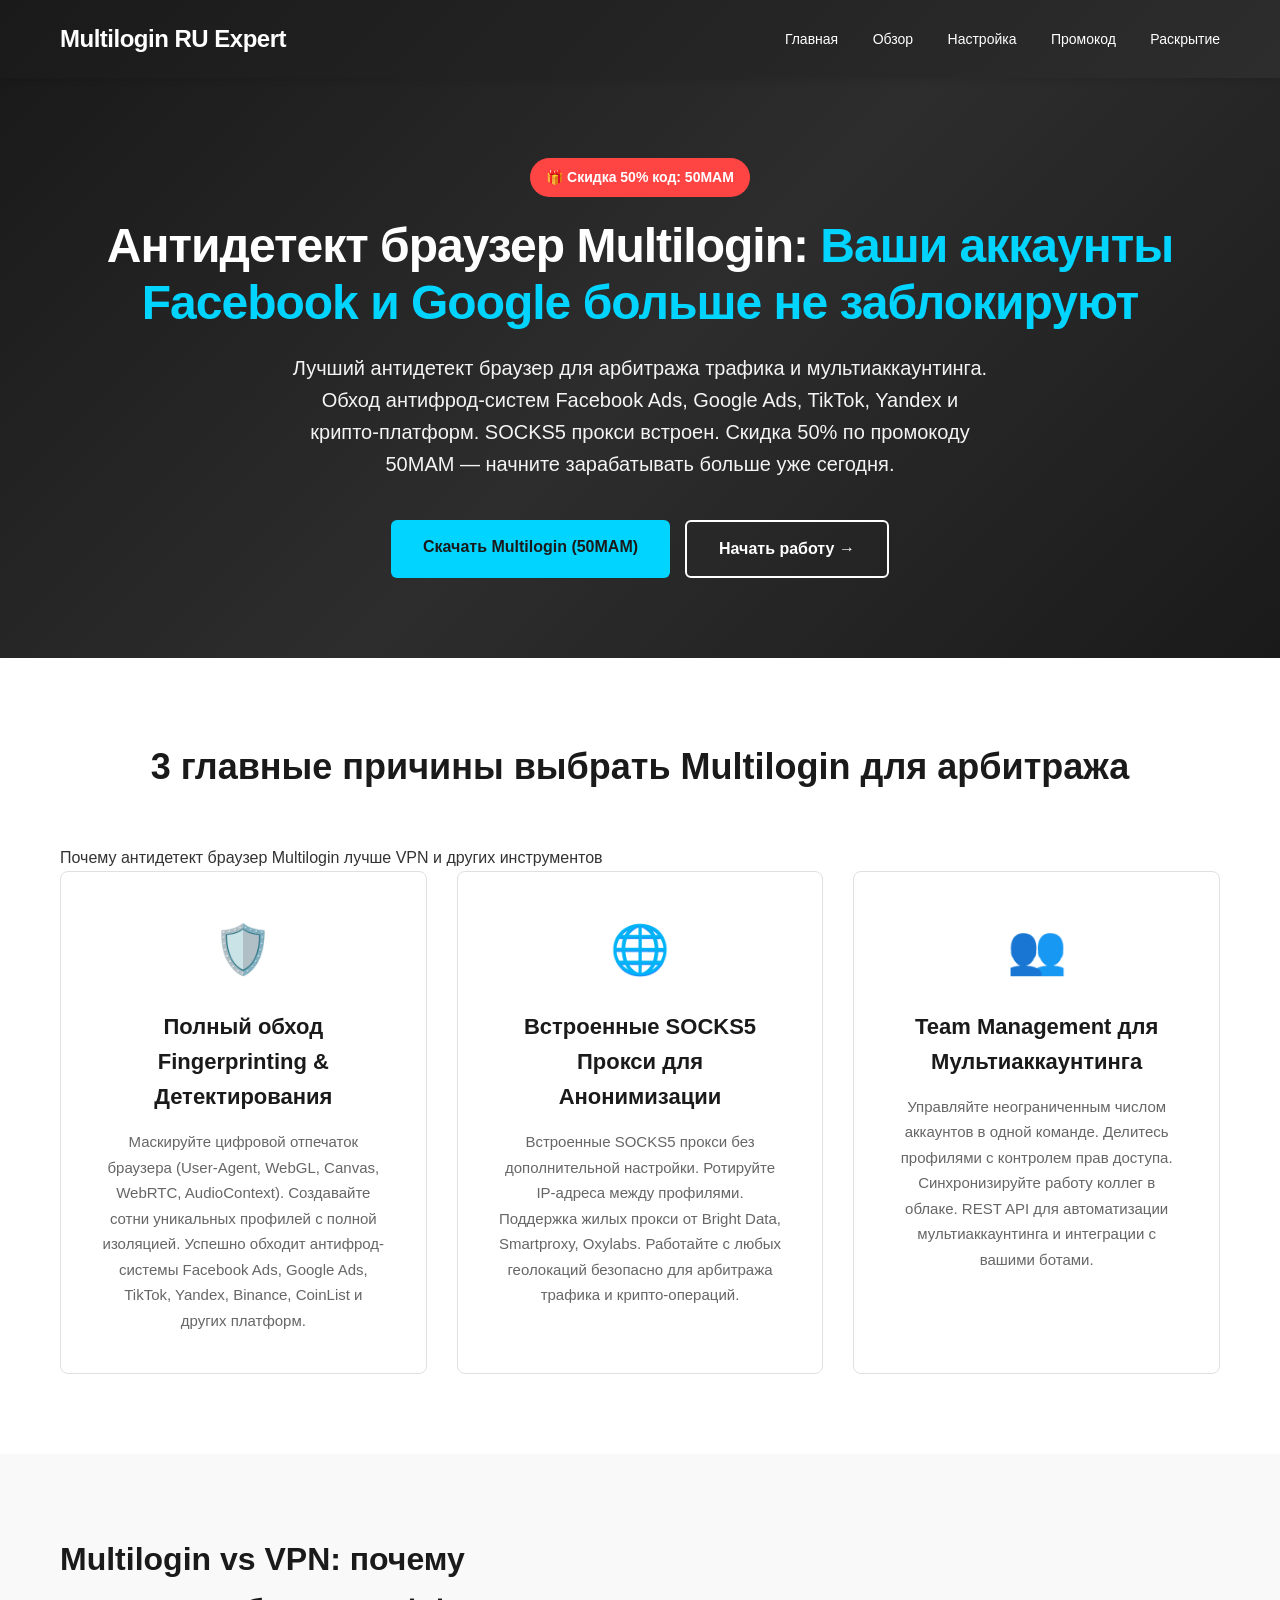
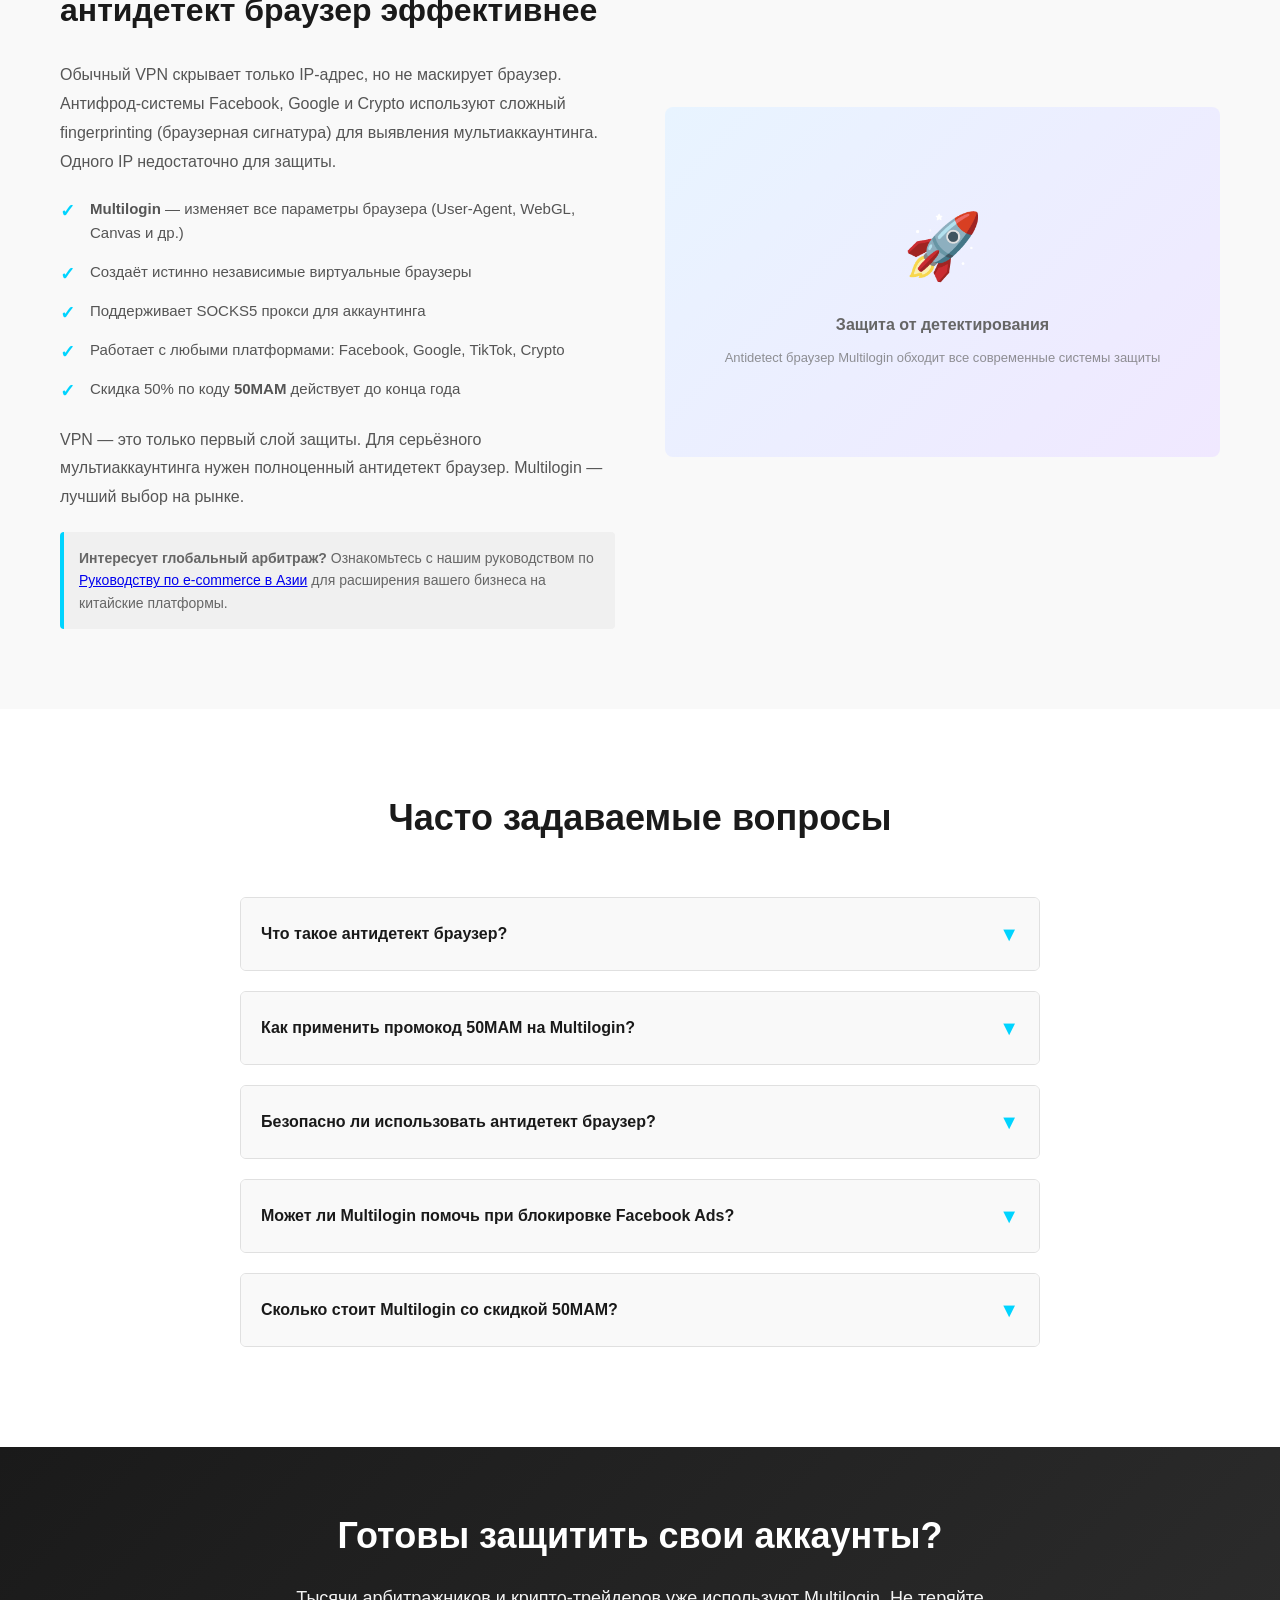
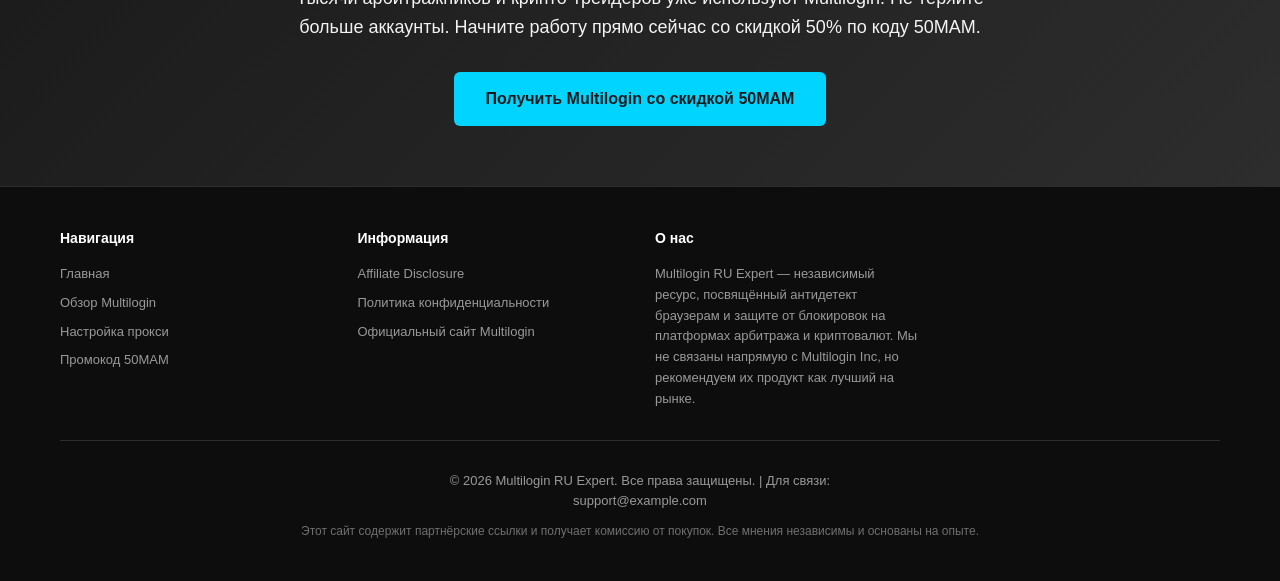
<file: index.html>
<!DOCTYPE html>
<html lang="ru-RU">
<head>
    <meta charset="UTF-8">
    <meta name="viewport" content="width=device-width, initial-scale=1.0">
    
    <!-- SEO Meta Tags -->
    <title>Антидетект браузер Multilogin 2026: Обход Facebook Ads, Google Ads, Крипто | Промокод 50MAM</title>
    <meta name="description" content="✓ Лучший антидетект браузер для арбитража трафика и мультиаккаунтинга. Обход антифрод Facebook, Google, TikTok, Crypto. SOCKS5 прокси встроен. Скидка 50% промокод 50MAM.">
    <meta name="keywords" content="антидетект браузер, арбитраж трафика, мультиаккаунтинг, обход блокировок, Multilogin, bypass ban, antidetect browser, обход антифрода, SOCKS5 прокси, мультилогин, промокод 50MAM">
    <meta name="author" content="Multilogin RU Expert">
    <meta name="theme-color" content="#1a1a1a">
    <meta name="viewport" content="width=device-width, initial-scale=1.0">
    <meta property="og:title" content="Антидетект браузер Multilogin: Полная защита от блокировок Facebook & Google | 50MAM">
    <meta property="og:description" content="Профессиональный антидетект браузер для арбитражников. Обход антифрод-систем, мультиаккаунтинг, SOCKS5. Скидка 50% по коду 50MAM.">
    <meta property="og:type" content="website">
    <meta property="og:image" content="https://multilogin-ru-expert.github.io/assets/images/multilogin-ru-coupon-50mam-arbitrage.webp">
    <meta property="og:url" content="https://multilogin-ru-expert.github.io/">
    <meta name="twitter:card" content="summary_large_image">
    <meta name="twitter:title" content="Антидетект браузер Multilogin: Арбитраж & Крипта">
    <meta name="twitter:description" content="Скидка 50% код 50MAM на антидетект браузер для мультиаккаунтинга">
    <meta name="twitter:image" content="https://multilogin-ru-expert.github.io/assets/images/multilogin-ru-coupon-50mam-arbitrage.webp">
    <meta name="robots" content="index, follow, max-image-preview:large, max-snippet:-1, max-video-preview:-1">
    <meta name="language" content="Russian">
    <meta name="revisit-after" content="7 days">
    
    <!-- Canonical -->
    <link rel="canonical" href="https://multilogin-ru-expert.github.io/">
    <link rel="alternate" hreflang="ru" href="https://multilogin-ru-expert.github.io/">
    
    <!-- Preload critical resources -->
    <link rel="preload" as="style" href="/assets/styles.css">
    <link rel="preload" as="script" href="/assets/site.js">
    
    <!-- Schema Markup: Breadcrumb -->
    <script type="application/ld+json">
    {
      "@context": "https://schema.org",
      "@type": "BreadcrumbList",
      "itemListElement": [
        {
          "@type": "ListItem",
          "position": 1,
          "name": "Главная",
          "item": "https://multilogin-ru-expert.github.io/"
        }
      ]
    }
    </script>
    
    <!-- Schema Markup: Organization -->
    <script type="application/ld+json">
    {
      "@context": "https://schema.org",
      "@type": "Organization",
      "name": "Multilogin RU Expert",
      "url": "https://multilogin-ru-expert.github.io/",
      "logo": "https://multilogin-ru-expert.github.io/assets/images/multilogin-ru-coupon-50mam-arbitrage.webp",
      "description": "Профессиональный антидетект браузер для арбитража трафика и мультиаккаунтинга",
      "sameAs": ["https://multilogin.com/ru-ru/"],
      "contactPoint": {
        "@type": "ContactPoint",
        "contactType": "Customer Support",
        "email": "support@example.com"
      }
    }
    </script>
    
    <!-- Schema Markup: FAQPage -->
    <script type="application/ld+json">
    {
      "@context": "https://schema.org",
      "@type": "FAQPage",
      "mainEntity": [
        {
          "@type": "Question",
          "name": "Что такое антидетект браузер?",
          "acceptedAnswer": {
            "@type": "Answer",
            "text": "Антидетект браузер — это специализированное ПО, которое маскирует цифровой отпечаток вашего браузера. Он позволяет создавать несколько виртуальных профилей с уникальными данными о браузере, операционной системе, IP-адресе и геолокации. Это критически важно для арбитражников и тех, кто работает с мультиаккаунтингом на платформах Facebook Ads, Google Ads и крипто-сервисах, чтобы избежать блокировки аккаунтов."
          }
        },
        {
          "@type": "Question",
          "name": "Как применить промокод 50MAM на Multilogin?",
          "acceptedAnswer": {
            "@type": "Answer",
            "text": "Для получения скидки 50% по коду 50MAM: 1) Перейдите на сайт Multilogin через нашу реферальную ссылку; 2) Зарегистрируйтесь или войдите в аккаунт; 3) В разделе биллинга или при выборе плана введите промокод 50MAM; 4) Скидка будет применена автоматически. Код действует для всех тарифов и позволяет экономить до 50% на подписке."
          }
        }
      ]
    }
    </script>
    
    <!-- Schema Markup: WebApplication -->
    <script type="application/ld+json">
    {
      "@context": "https://schema.org",
      "@type": "WebApplication",
      "name": "Multilogin",
      "description": "Профессиональный антидетект браузер для мультиаккаунтинга",
      "url": "https://multilogin.com/ru-ru/",
      "applicationCategory": "BrowserApplication",
      "offers": {
        "@type": "Offer",
        "priceCurrency": "USD",
        "price": "49.50",
        "priceValidUntil": "2026-12-31",
        "description": "Business Plan со скидкой 50% по коду 50MAM"
      },
      "review": {
        "@type": "Review",
        "reviewRating": {
          "@type": "Rating",
          "ratingValue": "4.9",
          "bestRating": "5",
          "worstRating": "1"
        },
        "author": {
          "@type": "Organization",
          "name": "Multilogin RU Expert"
        }
      }
    }
    </script>
    
    <!-- CSS Styles -->
    <link rel=\"stylesheet\" href=\"/assets/styles.css\">
    <style>
        * {
            margin: 0;
            padding: 0;
            box-sizing: border-box;
        }

        html {
            scroll-behavior: smooth;
        }

        body {
            font-family: -apple-system, BlinkMacSystemFont, 'Segoe UI', Roboto, Oxygen, Ubuntu, Cantarell, sans-serif;
            line-height: 1.6;
            color: #333;
            background-color: #f9f9f9;
        }

        .container {
            max-width: 1200px;
            margin: 0 auto;
            padding: 0 20px;
        }

        /* Header */
        header {
            background: linear-gradient(135deg, #1a1a1a 0%, #2d2d2d 100%);
            color: white;
            padding: 20px 0;
            position: sticky;
            top: 0;
            z-index: 100;
            box-shadow: 0 2px 8px rgba(0,0,0,0.1);
        }

        header .container {
            display: flex;
            justify-content: space-between;
            align-items: center;
        }

        .logo {
            font-size: 24px;
            font-weight: 700;
            letter-spacing: -0.5px;
        }

        nav a {
            color: white;
            text-decoration: none;
            margin-left: 30px;
            transition: color 0.3s ease;
            font-size: 14px;
        }

        nav a:hover {
            color: #00d4ff;
        }

        /* Hero Section */
        .hero {
            background: linear-gradient(135deg, #1a1a1a 0%, #2d2d2d 50%, #1a1a1a 100%);
            color: white;
            padding: 80px 0;
            text-align: center;
        }

        .hero h1 {
            font-size: 48px;
            font-weight: 700;
            line-height: 1.2;
            margin-bottom: 20px;
            letter-spacing: -1px;
        }

        .hero h1 .highlight {
            color: #00d4ff;
        }

        .hero p {
            font-size: 20px;
            margin-bottom: 30px;
            max-width: 700px;
            margin-left: auto;
            margin-right: auto;
            opacity: 0.95;
        }

        .promo-badge {
            display: inline-block;
            background-color: #ff4444;
            color: white;
            padding: 8px 16px;
            border-radius: 24px;
            font-weight: 600;
            margin-bottom: 20px;
            font-size: 14px;
        }

        .cta-buttons {
            display: flex;
            gap: 15px;
            justify-content: center;
            flex-wrap: wrap;
            margin-top: 40px;
        }

        .btn {
            padding: 14px 32px;
            font-size: 16px;
            font-weight: 600;
            border: none;
            border-radius: 6px;
            cursor: pointer;
            text-decoration: none;
            display: inline-block;
            transition: all 0.3s ease;
            text-align: center;
        }

        .btn-primary {
            background-color: #00d4ff;
            color: #1a1a1a;
        }

        .btn-primary:hover {
            background-color: #00b8d4;
            transform: translateY(-2px);
            box-shadow: 0 8px 20px rgba(0, 212, 255, 0.3);
        }

        .btn-secondary {
            background-color: transparent;
            color: white;
            border: 2px solid white;
        }

        .btn-secondary:hover {
            background-color: white;
            color: #1a1a1a;
            transform: translateY(-2px);
        }

        /* Benefits Cards */
        .benefits {
            padding: 80px 0;
            background-color: white;
        }

        .section-title {
            font-size: 36px;
            font-weight: 700;
            text-align: center;
            margin-bottom: 50px;
            color: #1a1a1a;
        }

        .cards-grid {
            display: grid;
            grid-template-columns: repeat(auto-fit, minmax(300px, 1fr));
            gap: 30px;
        }

        .card {
            background: white;
            border: 1px solid #e0e0e0;
            border-radius: 8px;
            padding: 40px;
            transition: all 0.3s ease;
            text-align: center;
        }

        .card:hover {
            box-shadow: 0 12px 30px rgba(0,0,0,0.1);
            transform: translateY(-5px);
            border-color: #00d4ff;
        }

        .card-icon {
            font-size: 48px;
            margin-bottom: 20px;
        }

        .card h3 {
            font-size: 22px;
            font-weight: 600;
            margin-bottom: 15px;
            color: #1a1a1a;
        }

        .card p {
            color: #666;
            font-size: 15px;
            line-height: 1.7;
        }

        /* Split Section */
        .split-section {
            padding: 80px 0;
            background-color: #f9f9f9;
        }

        .split-content {
            display: grid;
            grid-template-columns: 1fr 1fr;
            gap: 50px;
            align-items: center;
        }

        .split-text h2 {
            font-size: 32px;
            font-weight: 700;
            margin-bottom: 25px;
            color: #1a1a1a;
        }

        .split-text p {
            font-size: 16px;
            color: #555;
            margin-bottom: 20px;
            line-height: 1.8;
        }

        .split-text ul {
            list-style: none;
            margin-bottom: 25px;
        }

        .split-text li {
            padding-left: 30px;
            margin-bottom: 15px;
            position: relative;
            color: #555;
            font-size: 15px;
        }

        .split-text li:before {
            content: "✓";
            position: absolute;
            left: 0;
            color: #00d4ff;
            font-weight: bold;
            font-size: 18px;
        }

        .split-image {
            background: linear-gradient(135deg, #e8f4ff 0%, #f0e8ff 100%);
            border-radius: 8px;
            padding: 40px;
            display: flex;
            align-items: center;
            justify-content: center;
            min-height: 350px;
        }

        .split-image img {
            max-width: 100%;
            height: auto;
        }

        .backlink-mention {
            background-color: #f0f0f0;
            padding: 15px;
            border-left: 4px solid #00d4ff;
            border-radius: 4px;
            margin-top: 20px;
            font-size: 14px;
            color: #666;
        }

        /* FAQ Section */
        .faq-section {
            padding: 80px 0;
            background-color: white;
        }

        .faq-container {
            max-width: 800px;
            margin: 0 auto;
        }

        .faq-item {
            margin-bottom: 20px;
            border: 1px solid #e0e0e0;
            border-radius: 6px;
            overflow: hidden;
        }

        .faq-question {
            background-color: #f9f9f9;
            padding: 20px;
            cursor: pointer;
            display: flex;
            justify-content: space-between;
            align-items: center;
            font-weight: 600;
            color: #1a1a1a;
            transition: background-color 0.3s ease;
            user-select: none;
        }

        .faq-question:hover {
            background-color: #f0f0f0;
        }

        .faq-question.active {
            background-color: #e8f4ff;
        }

        .faq-toggle {
            font-size: 20px;
            color: #00d4ff;
            transition: transform 0.3s ease;
        }

        .faq-question.active .faq-toggle {
            transform: rotate(180deg);
        }

        .faq-answer {
            padding: 0;
            max-height: 0;
            overflow: hidden;
            transition: max-height 0.3s ease, padding 0.3s ease;
            background-color: white;
        }

        .faq-answer.active {
            padding: 20px;
            max-height: 500px;
        }

        .faq-answer p {
            color: #555;
            font-size: 15px;
            line-height: 1.8;
        }

        /* CTA Section */
        .final-cta {
            background: linear-gradient(135deg, #1a1a1a 0%, #2d2d2d 100%);
            color: white;
            padding: 60px 0;
            text-align: center;
        }

        .final-cta h2 {
            font-size: 36px;
            margin-bottom: 20px;
            font-weight: 700;
        }

        .final-cta p {
            font-size: 18px;
            margin-bottom: 30px;
            opacity: 0.95;
            max-width: 700px;
            margin-left: auto;
            margin-right: auto;
        }

        /* Footer */
        footer {
            background-color: #0d0d0d;
            color: #999;
            padding: 40px 0;
            font-size: 13px;
            border-top: 1px solid #2d2d2d;
        }

        footer .container {
            display: grid;
            grid-template-columns: repeat(auto-fit, minmax(250px, 1fr));
            gap: 30px;
        }

        footer h4 {
            color: white;
            font-size: 14px;
            margin-bottom: 15px;
            font-weight: 600;
        }

        footer a {
            color: #999;
            text-decoration: none;
            transition: color 0.3s ease;
            display: block;
            margin-bottom: 8px;
        }

        footer a:hover {
            color: #00d4ff;
        }

        footer .footer-bottom {
            grid-column: 1 / -1;
            border-top: 1px solid #2d2d2d;
            padding-top: 30px;
            text-align: center;
        }

        /* Responsive */
        @media (max-width: 768px) {
            .hero h1 {
                font-size: 32px;
            }

            .hero p {
                font-size: 16px;
            }

            nav {
                display: none;
            }

            .split-content {
                grid-template-columns: 1fr;
                gap: 30px;
            }

            .cta-buttons {
                flex-direction: column;
            }

            .btn {
                width: 100%;
            }

            header .container {
                flex-direction: column;
                gap: 20px;
            }

            .section-title {
                font-size: 28px;
            }

            .final-cta h2 {
                font-size: 28px;
            }
        }
    </style>
</head>
<body>

<!-- Header / Navigation -->
<header>
    <div class="container">
        <div class="logo">Multilogin RU Expert</div>
        <nav>
            <a href="/">Главная</a>
            <a href="/review/">Обзор</a>
            <a href="/setup/">Настройка</a>
            <a href="/offers/">Промокод</a>
            <a href="/disclosure/">Раскрытие</a>
        </nav>
    </div>
</header>

<!-- Hero Section -->
<section class="hero">
    <div class="container">
        <div class="promo-badge">🎁 Скидка 50% код: 50MAM</div>
        <h1>
            Антидетект браузер Multilogin: <span class="highlight">Ваши аккаунты Facebook и Google больше не заблокируют</span>
        </h1>
        <p>
            Лучший антидетект браузер для арбитража трафика и мультиаккаунтинга. Обход антифрод-систем Facebook Ads, Google Ads, TikTok, Yandex и крипто-платформ. SOCKS5 прокси встроен. Скидка 50% по промокоду 50MAM — начните зарабатывать больше уже сегодня.
        </p>
        <div class="cta-buttons">
            <a href="https://multilogin.com/ru-ru/?utm_source=MAM&utm_medium=partner&a_aid=MAM&a_bid=cf2e6f16" 
               target="_blank" 
               rel="noopener noreferrer sponsored" 
               class="btn btn-primary">
                Скачать Multilogin (50MAM)
            </a>
            <a href="https://multilogin.com/ru-ru/?utm_source=MAM&utm_medium=partner&a_aid=MAM&a_bid=cf2e6f16" 
               target="_blank" 
               rel="noopener noreferrer sponsored" 
               class="btn btn-secondary">
                Начать работу →
            </a>
        </div>
    </div>
</section>

<!-- Benefits Section -->
<section class="benefits">
    <div class="container">
        <h2 class="section-title">3 главные причины выбрать Multilogin для арбитража</h2>
        <p class="section-subtitle">Почему антидетект браузер Multilogin лучше VPN и других инструментов</p>
        <div class="cards-grid">
            <div class="card">
                <div class="card-icon">🛡️</div>
                <h3>Полный обход Fingerprinting & Детектирования</h3>
                <p>
                    Маскируйте цифровой отпечаток браузера (User-Agent, WebGL, Canvas, WebRTC, AudioContext). Создавайте сотни уникальных профилей с полной изоляцией. Успешно обходит антифрод-системы Facebook Ads, Google Ads, TikTok, Yandex, Binance, CoinList и других платформ.
                </p>
            </div>
            <div class="card">
                <div class="card-icon">🌐</div>
                <h3>Встроенные SOCKS5 Прокси для Анонимизации</h3>
                <p>
                    Встроенные SOCKS5 прокси без дополнительной настройки. Ротируйте IP-адреса между профилями. Поддержка жилых прокси от Bright Data, Smartproxy, Oxylabs. Работайте с любых геолокаций безопасно для арбитража трафика и крипто-операций.
                </p>
            </div>
            <div class="card">
                <div class="card-icon">👥</div>
                <h3>Team Management для Мультиаккаунтинга</h3>
                <p>
                    Управляйте неограниченным числом аккаунтов в одной команде. Делитесь профилями с контролем прав доступа. Синхронизируйте работу коллег в облаке. REST API для автоматизации мультиаккаунтинга и интеграции с вашими ботами.
                </p>
            </div>
        </div>
    </div>
</section>

<!-- Split Section: Multilogin vs VPN -->
<section class="split-section">
    <div class="container">
        <div class="split-content">
            <div class="split-text">
                <h2>Multilogin vs VPN: почему антидетект браузер эффективнее</h2>
                <p>
                    Обычный VPN скрывает только IP-адрес, но не маскирует браузер. Антифрод-системы Facebook, Google и Crypto используют сложный fingerprinting (браузерная сигнатура) для выявления мультиаккаунтинга. Одного IP недостаточно для защиты.
                </p>
                <ul>
                    <li><strong>Multilogin</strong> — изменяет все параметры браузера (User-Agent, WebGL, Canvas и др.)</li>
                    <li>Создаёт истинно независимые виртуальные браузеры</li>
                    <li>Поддерживает SOCKS5 прокси для аккаунтинга</li>
                    <li>Работает с любыми платформами: Facebook, Google, TikTok, Crypto</li>
                    <li>Скидка 50% по коду <strong>50MAM</strong> действует до конца года</li>
                </ul>
                <p>
                    VPN — это только первый слой защиты. Для серьёзного мультиаккаунтинга нужен полноценный антидетект браузер. Multilogin — лучший выбор на рынке.
                </p>
                <div class="backlink-mention">
                    <strong>Интересует глобальный арбитраж?</strong> Ознакомьтесь с нашим руководством по <a href="https://multilogin-cn-expert.github.io" target="_blank">Руководству по e-commerce в Азии</a> для расширения вашего бизнеса на китайские платформы.
                </div>
            </div>
            <div class="split-image">
                <div style="text-align: center; color: #666;">
                    <div style="font-size: 64px; margin-bottom: 15px;">🚀</div>
                    <p style="font-size: 16px; font-weight: 600;">Защита от детектирования</p>
                    <p style="font-size: 13px; margin-top: 10px; opacity: 0.7;">Antidetect браузер Multilogin обходит все современные системы защиты</p>
                </div>
            </div>
        </div>
    </div>
</section>

<!-- FAQ Section -->
<section class="faq-section">
    <div class="container">
        <h2 class="section-title">Часто задаваемые вопросы</h2>
        <div class="faq-container">
            <div class="faq-item">
                <div class="faq-question" onclick="toggleFaq(this)">
                    <span>Что такое антидетект браузер?</span>
                    <span class="faq-toggle">▼</span>
                </div>
                <div class="faq-answer">
                    <p>
                        Антидетект браузер — это специализированное ПО, которое маскирует цифровой отпечаток вашего браузера. Он позволяет создавать несколько виртуальных профилей с уникальными данными о браузере, операционной системе, IP-адресе и геолокации. Это критически важно для арбитражников и тех, кто работает с мультиаккаунтингом на платформах Facebook Ads, Google Ads и крипто-сервисах, чтобы избежать блокировки аккаунтов.
                    </p>
                </div>
            </div>
            <div class="faq-item">
                <div class="faq-question" onclick="toggleFaq(this)">
                    <span>Как применить промокод 50MAM на Multilogin?</span>
                    <span class="faq-toggle">▼</span>
                </div>
                <div class="faq-answer">
                    <p>
                        Для получения скидки 50% по коду 50MAM выполните следующие шаги: 1) Перейдите на сайт Multilogin через нашу реферальную ссылку; 2) Зарегистрируйтесь или войдите в аккаунт; 3) В разделе биллинга или при выборе плана введите промокод 50MAM; 4) Скидка будет применена автоматически. Код действует для всех тарифов и позволяет экономить до 50% на подписке Multilogin.
                    </p>
                </div>
            </div>
            <div class="faq-item">
                <div class="faq-question" onclick="toggleFaq(this)">
                    <span>Безопасно ли использовать антидетект браузер?</span>
                    <span class="faq-toggle">▼</span>
                </div>
                <div class="faq-answer">
                    <p>
                        Да, Multilogin полностью безопасен. Инструмент разработан для легального использования в коммерческих целях, включая арбитраж трафика, тестирование QA, управление социальными медиа и крипто-операции. Однако ваша ответственность соблюдать условия обслуживания платформ, на которых вы работаете. Multilogin — это просто инструмент анонимизации, как прокси или VPN.
                    </p>
                </div>
            </div>
            <div class="faq-item">
                <div class="faq-question" onclick="toggleFaq(this)">
                    <span>Может ли Multilogin помочь при блокировке Facebook Ads?</span>
                    <span class="faq-toggle">▼</span>
                </div>
                <div class="faq-answer">
                    <p>
                        Multilogin критически важен для восстановления и расширения вашей рекламной деятельности на Facebook. Если ваши аккаунты блокируются из-за детектирования множественных аккаунтов с одного браузера, антидетект браузер решит эту проблему. Каждый профиль будет выглядеть как отдельное уникальное устройство, включая User-Agent, WebGL, Canvas и все другие fingerprinting сигналы.
                    </p>
                </div>
            </div>
            <div class="faq-item">
                <div class="faq-question" onclick="toggleFaq(this)">
                    <span>Сколько стоит Multilogin со скидкой 50MAM?</span>
                    <span class="faq-toggle">▼</span>
                </div>
                <div class="faq-answer">
                    <p>
                        Цены на Multilogin варьируются в зависимости от тарифа. С промокодом 50MAM вы получаете скидку 50% на любой план подписки — от базового до премиум. Это означает, что вы платите половину обычной стоимости в течение всего периода подписки. Начните с пробного периода и убедитесь сами в эффективности инструмента перед оплатой.
                    </p>
                </div>
            </div>
        </div>
    </div>
</section>

<!-- Final CTA -->
<section class="final-cta">
    <div class="container">
        <h2>Готовы защитить свои аккаунты?</h2>
        <p>
            Тысячи арбитражников и крипто-трейдеров уже используют Multilogin. Не теряйте больше аккаунты. Начните работу прямо сейчас со скидкой 50% по коду 50MAM.
        </p>
        <a href="https://multilogin.com/ru-ru/?utm_source=MAM&utm_medium=partner&a_aid=MAM&a_bid=cf2e6f16" 
           target="_blank" 
           rel="noopener noreferrer sponsored" 
           class="btn btn-primary">
            Получить Multilogin со скидкой 50MAM
        </a>
    </div>
</section>

<!-- Footer -->
<footer>
    <div class="container">
        <div>
            <h4>Навигация</h4>
            <a href="/">Главная</a>
            <a href="/review/">Обзор Multilogin</a>
            <a href="/setup/">Настройка прокси</a>
            <a href="/offers/">Промокод 50MAM</a>
        </div>
        <div>
            <h4>Информация</h4>
            <a href="/disclosure/">Affiliate Disclosure</a>
            <a href="/privacy/">Политика конфиденциальности</a>
            <a href="https://multilogin.com/ru-ru/" target="_blank" rel="noopener noreferrer">Официальный сайт Multilogin</a>
        </div>
        <div>
            <h4>О нас</h4>
            <p>
                Multilogin RU Expert — независимый ресурс, посвящённый антидетект браузерам и защите от блокировок на платформах арбитража и криптовалют. Мы не связаны напрямую с Multilogin Inc, но рекомендуем их продукт как лучший на рынке.
            </p>
        </div>
        <div class="footer-bottom">
            <p>&copy; 2026 Multilogin RU Expert. Все права защищены. | Для связи: <a href="mailto:support@example.com">support@example.com</a></p>
            <p style="margin-top: 10px; font-size: 12px; opacity: 0.7;">
                Этот сайт содержит партнёрские ссылки и получает комиссию от покупок. Все мнения независимы и основаны на опыте.
            </p>
        </div>
    </div>
</footer>

<!-- JavaScript -->
<script>
    function toggleFaq(element) {
        const question = element;
        const answer = element.nextElementSibling;
        
        // Close other answers
        document.querySelectorAll('.faq-answer.active').forEach(item => {
            if (item !== answer) {
                item.classList.remove('active');
                item.previousElementSibling.classList.remove('active');
            }
        });
        
        // Toggle current answer
        question.classList.toggle('active');
        answer.classList.toggle('active');
    }

    // Smooth scroll for anchor links
    document.querySelectorAll('a[href^="#"]').forEach(anchor => {
        anchor.addEventListener('click', function (e) {
            e.preventDefault();
            const target = document.querySelector(this.getAttribute('href'));
            if (target) {
                target.scrollIntoView({ behavior: 'smooth' });
            }
        });
    });
</script>

</body>
</html>
</file>
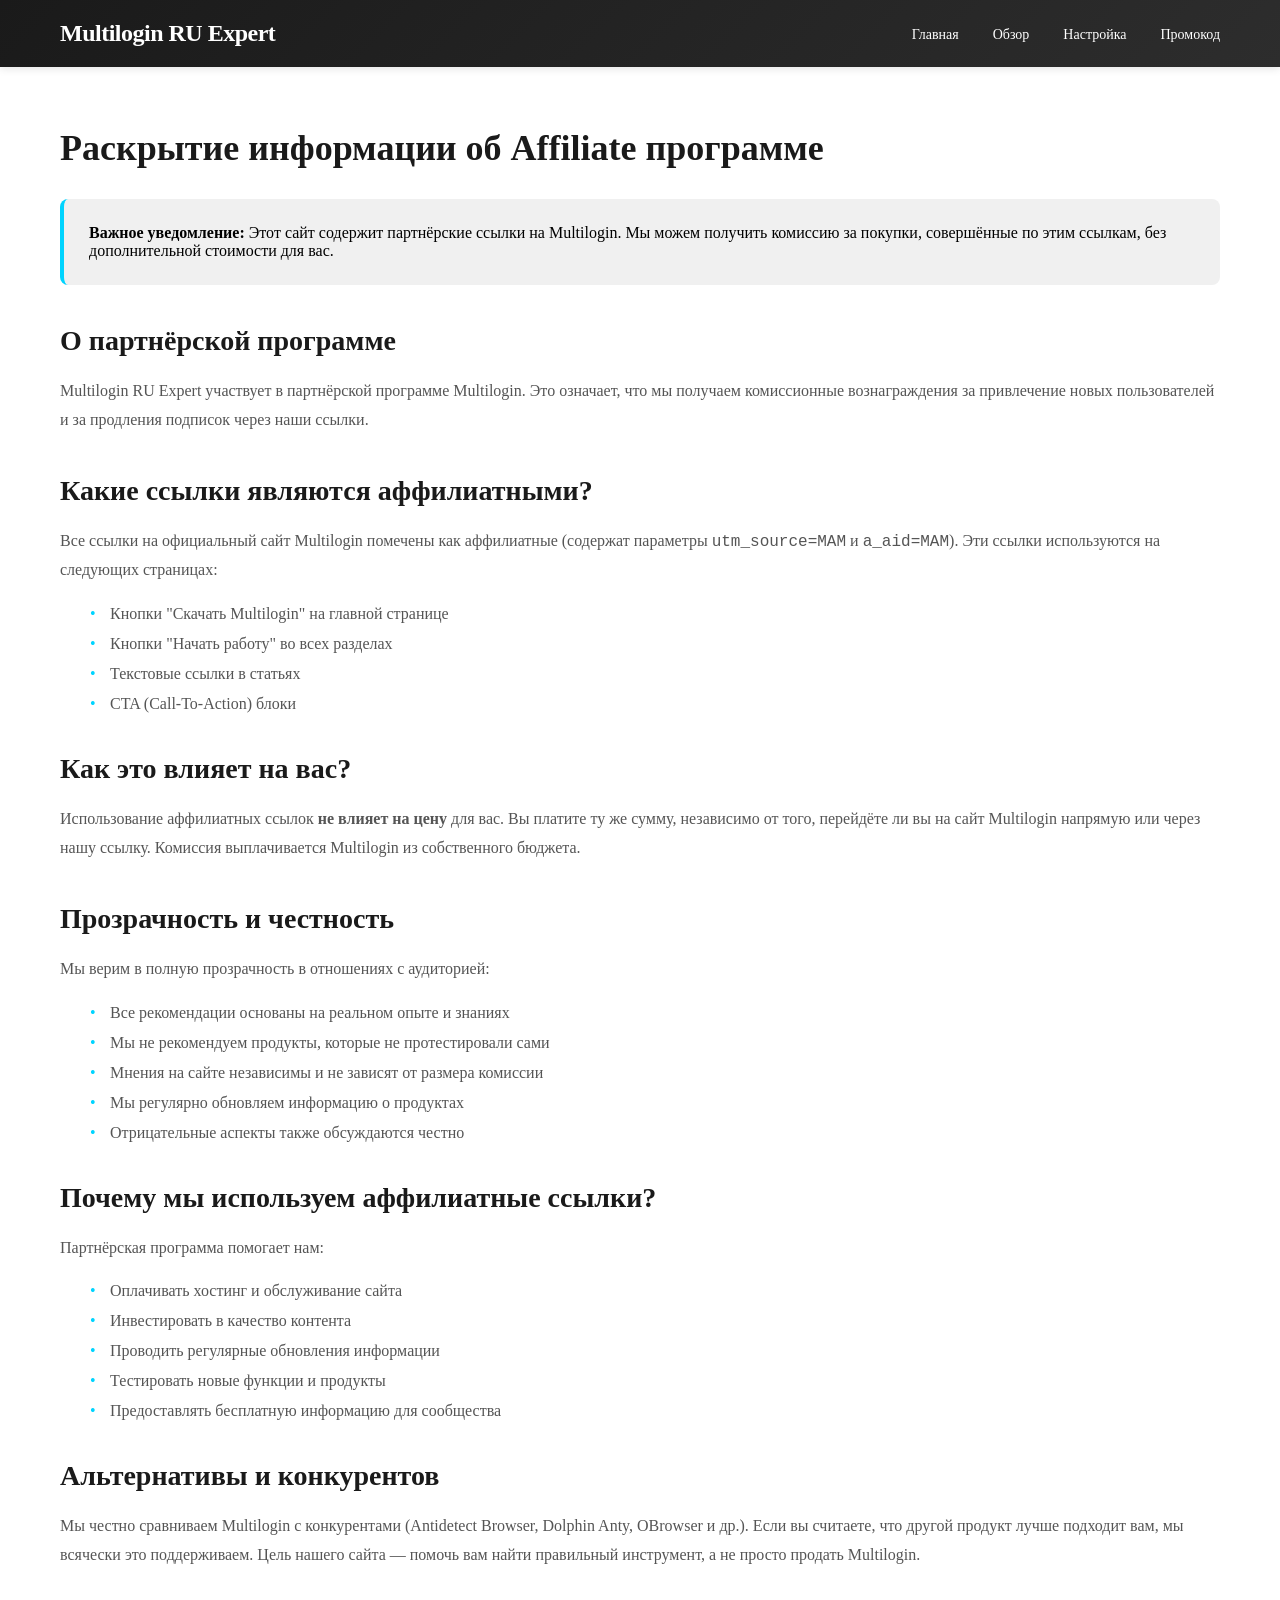
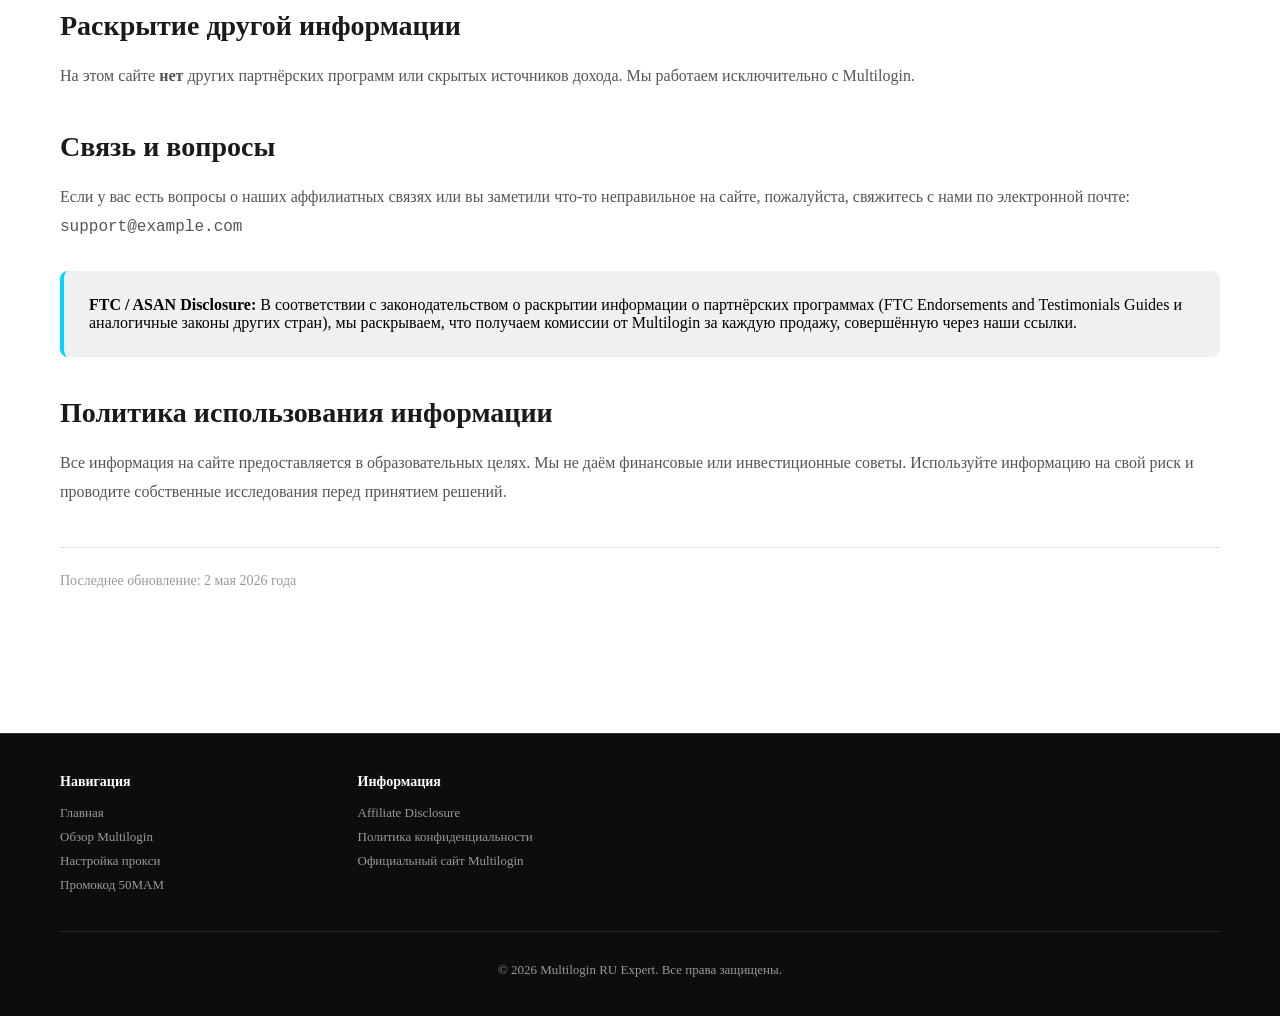
<file: disclosure/index.html>
<!DOCTYPE html>
<html lang="ru-RU">
<head>
    <meta charset="UTF-8">
    <meta name="viewport" content="width=device-width, initial-scale=1.0">
    
    <!-- SEO Meta Tags -->
    <title>Раскрытие информации об Affiliate программе</title>
    <meta name="description" content="Информация об аффилиатных связях и партнёрских программах на сайте Multilogin RU Expert.">
    <meta name="author" content="Multilogin RU Expert">
    
    <!-- Canonical -->
    <link rel="canonical" href="https://multilogin-ru-expert.github.io/disclosure/">
    
    <!-- Styles -->
    <link rel="stylesheet" href="/assets/styles.css">
    <style>
        .content {
            padding: 60px 0;
            background: white;
        }

        .content h1 {
            font-size: 36px;
            font-weight: 700;
            margin-bottom: 30px;
            color: #1a1a1a;
        }

        .content h2 {
            font-size: 28px;
            font-weight: 700;
            margin: 40px 0 20px 0;
            color: #1a1a1a;
        }

        .content h3 {
            font-size: 20px;
            font-weight: 600;
            margin: 30px 0 15px 0;
            color: #333;
        }

        .content p {
            font-size: 16px;
            line-height: 1.8;
            color: #555;
            margin-bottom: 20px;
        }

        .disclosure-box {
            background-color: #f0f0f0;
            padding: 25px;
            border-radius: 8px;
            border-left: 4px solid #00d4ff;
            margin: 30px 0;
        }

        .content ul {
            list-style: none;
            margin: 20px 0 20px 30px;
        }

        .content li {
            padding-left: 20px;
            margin-bottom: 12px;
            position: relative;
            color: #555;
        }

        .content li:before {
            content: "•";
            position: absolute;
            left: 0;
            color: #00d4ff;
        }
    </style>
</head>
<body>

<!-- Header -->
<header>
    <div class="container">
        <a href="/" class="logo">Multilogin RU Expert</a>
        <nav>
            <a href="/">Главная</a>
            <a href="/review/">Обзор</a>
            <a href="/setup/">Настройка</a>
            <a href="/offers/">Промокод</a>
        </nav>
    </div>
</header>

<!-- Content -->
<section class="content">
    <div class="container">
        <h1>Раскрытие информации об Affiliate программе</h1>

        <div class="disclosure-box">
            <strong>Важное уведомление:</strong> Этот сайт содержит партнёрские ссылки на Multilogin. Мы можем получить комиссию за покупки, совершённые по этим ссылкам, без дополнительной стоимости для вас.
        </div>

        <h2>О партнёрской программе</h2>
        <p>
            Multilogin RU Expert участвует в партнёрской программе Multilogin. Это означает, что мы получаем комиссионные вознаграждения за привлечение новых пользователей и за продления подписок через наши ссылки.
        </p>

        <h2>Какие ссылки являются аффилиатными?</h2>
        <p>
            Все ссылки на официальный сайт Multilogin помечены как аффилиатные (содержат параметры <code>utm_source=MAM</code> и <code>a_aid=MAM</code>). Эти ссылки используются на следующих страницах:
        </p>
        <ul>
            <li>Кнопки "Скачать Multilogin" на главной странице</li>
            <li>Кнопки "Начать работу" во всех разделах</li>
            <li>Текстовые ссылки в статьях</li>
            <li>CTA (Call-To-Action) блоки</li>
        </ul>

        <h2>Как это влияет на вас?</h2>
        <p>
            Использование аффилиатных ссылок <strong>не влияет на цену</strong> для вас. Вы платите ту же сумму, независимо от того, перейдёте ли вы на сайт Multilogin напрямую или через нашу ссылку. Комиссия выплачивается Multilogin из собственного бюджета.
        </p>

        <h2>Прозрачность и честность</h2>
        <p>
            Мы верим в полную прозрачность в отношениях с аудиторией:
        </p>
        <ul>
            <li>Все рекомендации основаны на реальном опыте и знаниях</li>
            <li>Мы не рекомендуем продукты, которые не протестировали сами</li>
            <li>Мнения на сайте независимы и не зависят от размера комиссии</li>
            <li>Мы регулярно обновляем информацию о продуктах</li>
            <li>Отрицательные аспекты также обсуждаются честно</li>
        </ul>

        <h2>Почему мы используем аффилиатные ссылки?</h2>
        <p>
            Партнёрская программа помогает нам:
        </p>
        <ul>
            <li>Оплачивать хостинг и обслуживание сайта</li>
            <li>Инвестировать в качество контента</li>
            <li>Проводить регулярные обновления информации</li>
            <li>Тестировать новые функции и продукты</li>
            <li>Предоставлять бесплатную информацию для сообщества</li>
        </ul>

        <h2>Альтернативы и конкурентов</h2>
        <p>
            Мы честно сравниваем Multilogin с конкурентами (Antidetect Browser, Dolphin Anty, OBrowser и др.). Если вы считаете, что другой продукт лучше подходит вам, мы всячески это поддерживаем. Цель нашего сайта — помочь вам найти правильный инструмент, а не просто продать Multilogin.
        </p>

        <h2>Раскрытие другой информации</h2>
        <p>
            На этом сайте <strong>нет</strong> других партнёрских программ или скрытых источников дохода. Мы работаем исключительно с Multilogin.
        </p>

        <h2>Связь и вопросы</h2>
        <p>
            Если у вас есть вопросы о наших аффилиатных связях или вы заметили что-то неправильное на сайте, пожалуйста, свяжитесь с нами по электронной почте: <code>support@example.com</code>
        </p>

        <div class="disclosure-box">
            <strong>FTC / ASAN Disclosure:</strong> В соответствии с законодательством о раскрытии информации о партнёрских программах (FTC Endorsements and Testimonials Guides и аналогичные законы других стран), мы раскрываем, что получаем комиссии от Multilogin за каждую продажу, совершённую через наши ссылки.
        </div>

        <h2>Политика использования информации</h2>
        <p>
            Все информация на сайте предоставляется в образовательных целях. Мы не даём финансовые или инвестиционные советы. Используйте информацию на свой риск и проводите собственные исследования перед принятием решений.
        </p>

        <p style="margin-top: 40px; padding-top: 20px; border-top: 1px solid #e0e0e0; font-size: 14px; color: #999;">
            Последнее обновление: 2 мая 2026 года
        </p>
    </div>
</section>

<!-- Footer -->
<footer>
    <div class="container">
        <div>
            <h4>Навигация</h4>
            <a href="/">Главная</a>
            <a href="/review/">Обзор Multilogin</a>
            <a href="/setup/">Настройка прокси</a>
            <a href="/offers/">Промокод 50MAM</a>
        </div>
        <div>
            <h4>Информация</h4>
            <a href="/disclosure/">Affiliate Disclosure</a>
            <a href="/privacy/">Политика конфиденциальности</a>
            <a href="https://multilogin.com/ru-ru/" target="_blank" rel="noopener noreferrer">Официальный сайт Multilogin</a>
        </div>
        <div class="footer-bottom">
            <p>&copy; 2026 Multilogin RU Expert. Все права защищены.</p>
        </div>
    </div>
</footer>

<script src="/assets/site.js"></script>
</body>
</html>
</file>
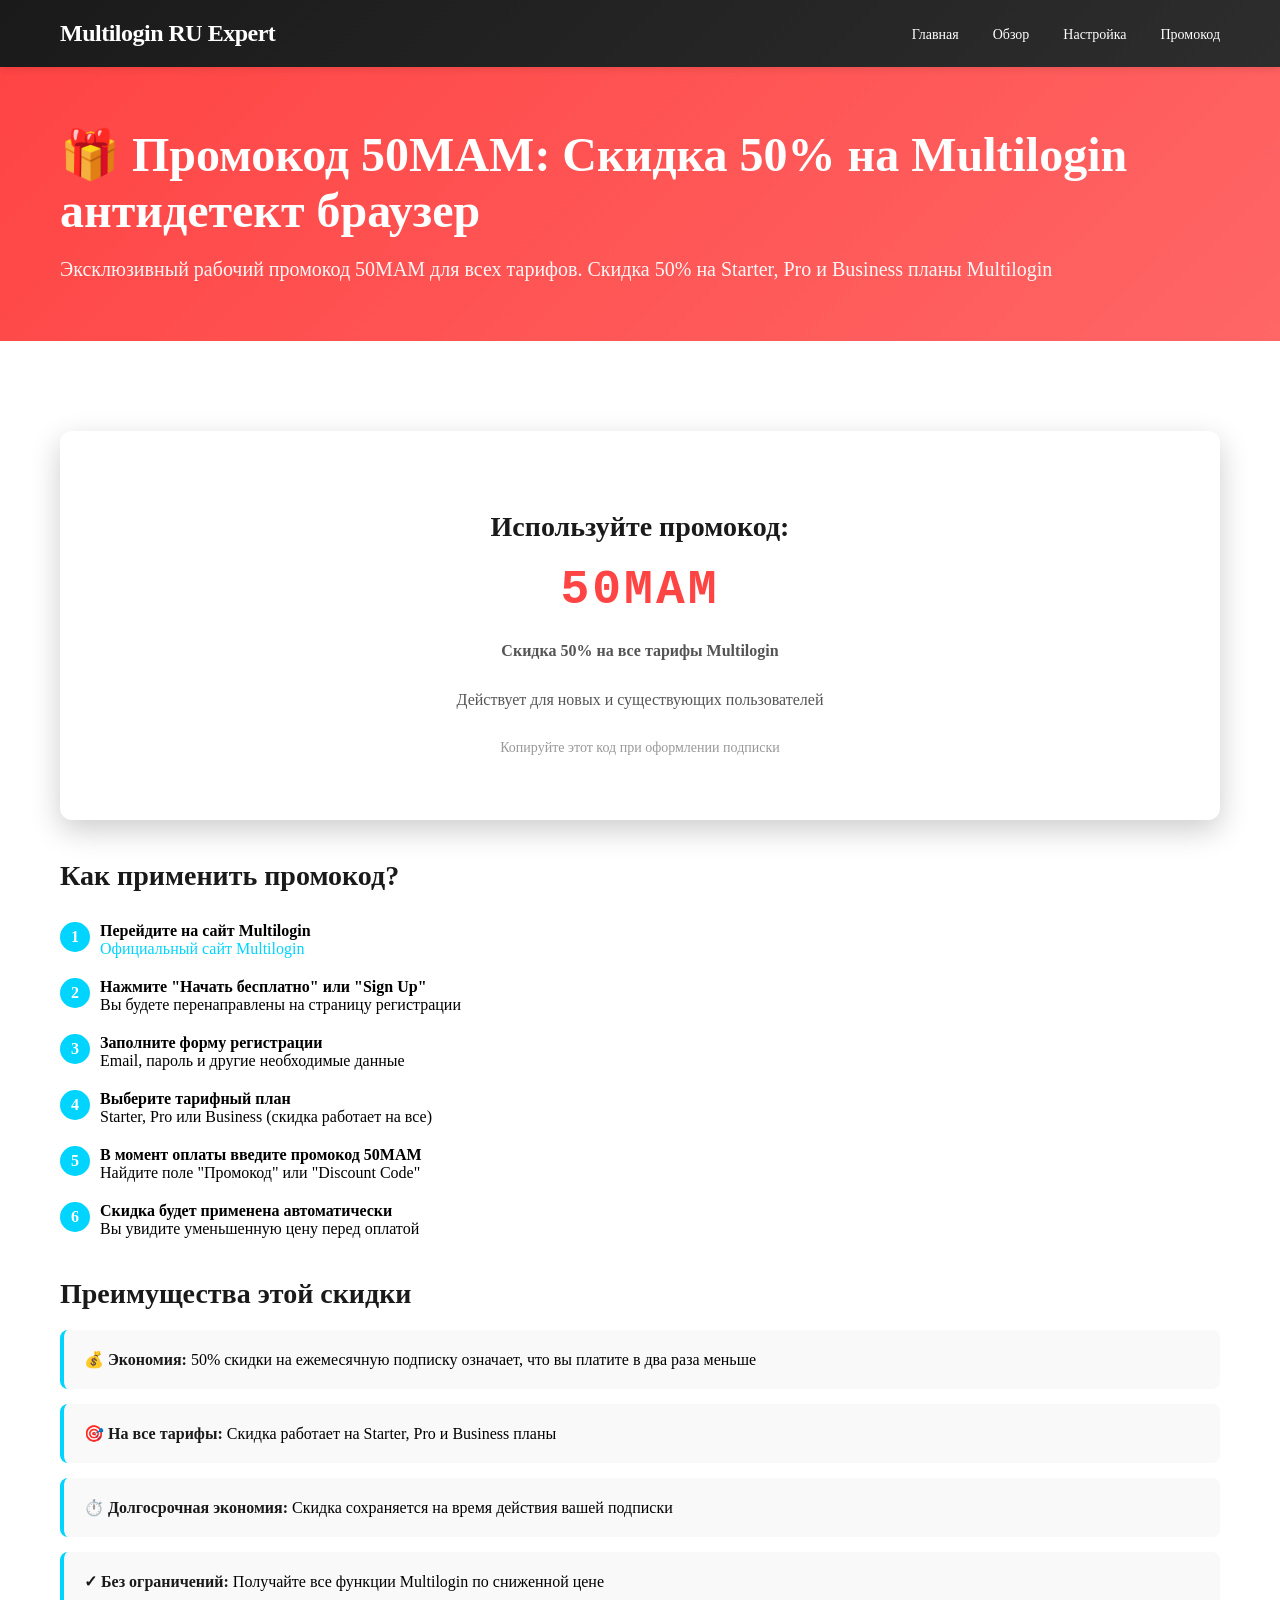
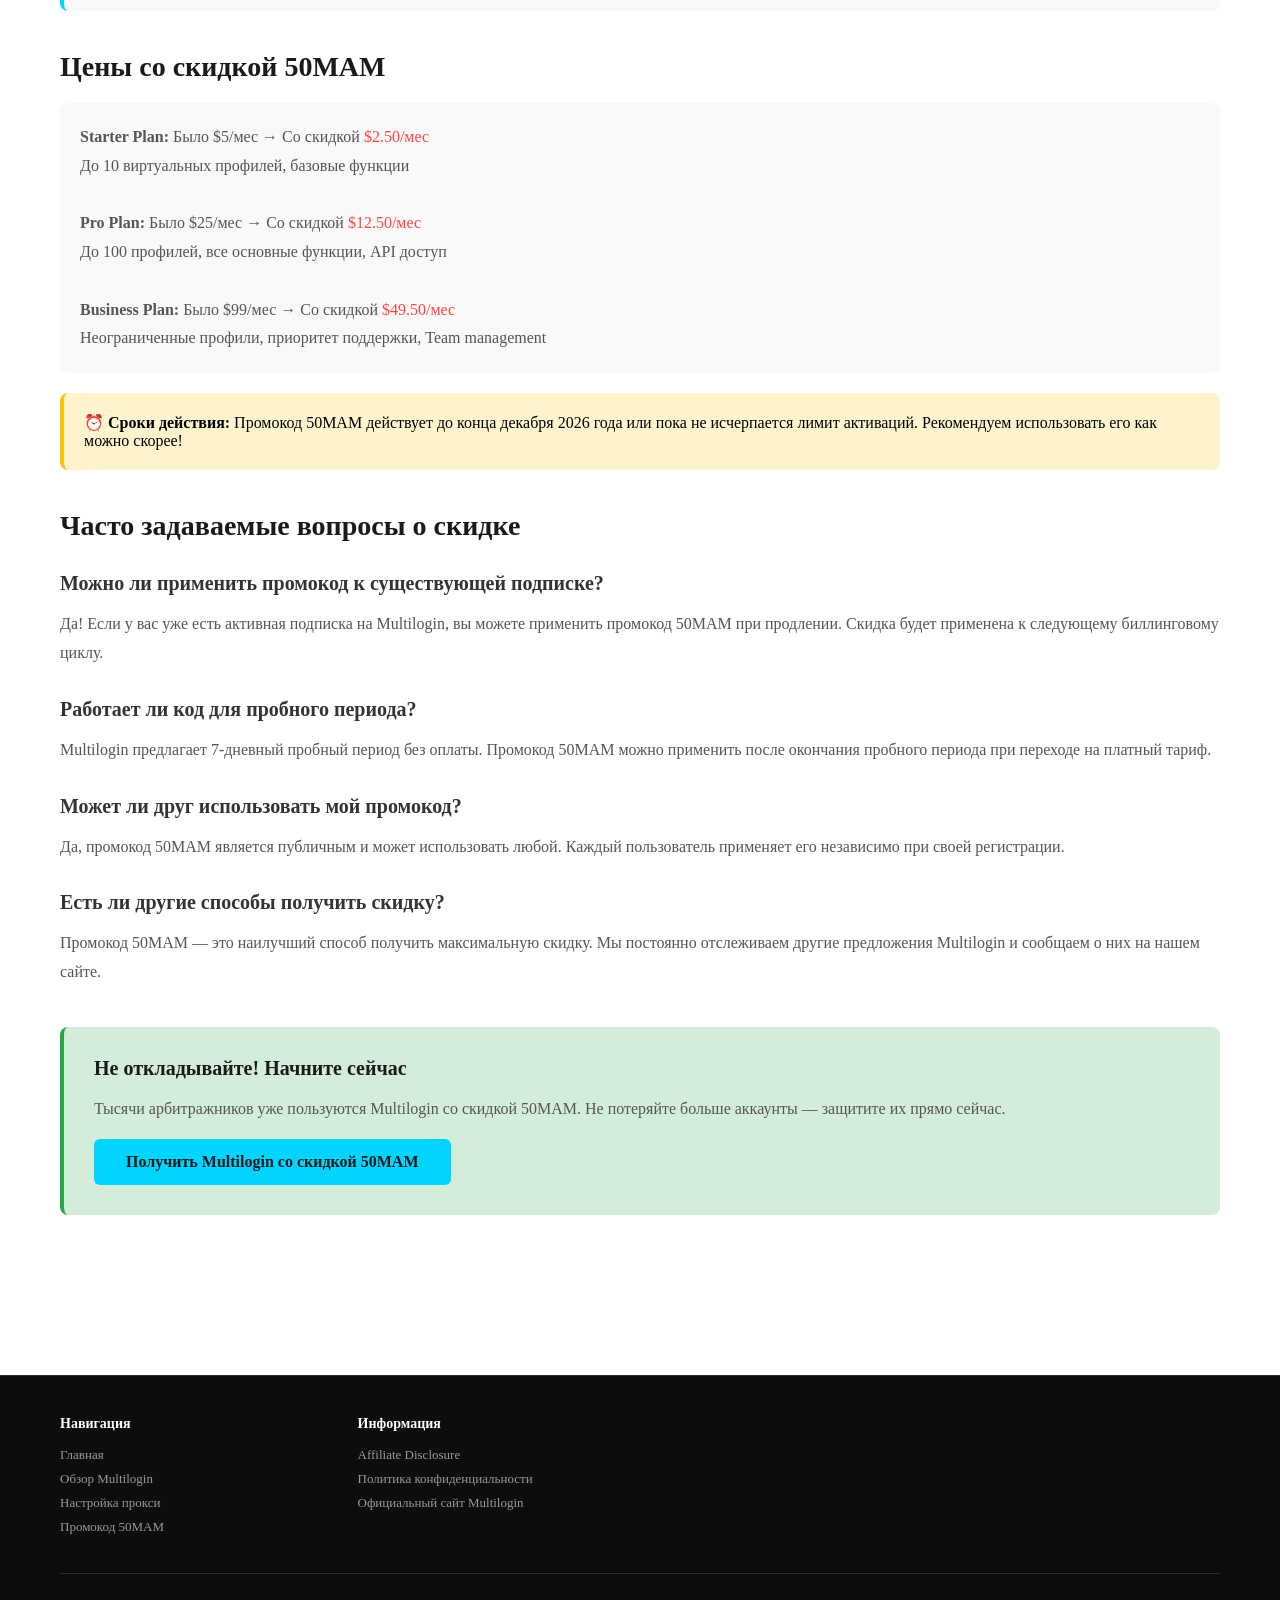
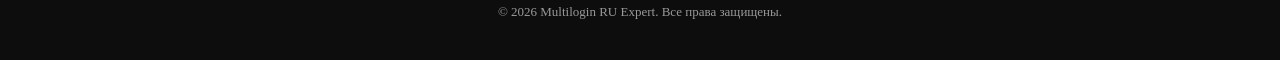
<file: offers/index.html>
<!DOCTYPE html>
<html lang="ru-RU">
<head>
    <meta charset="UTF-8">
    <meta name="viewport" content="width=device-width, initial-scale=1.0">
    
    <!-- SEO Meta Tags -->
    <title>Промокод Multilogin 50MAM: Скидка 50% на все тарифы 2026</title>
    <meta name="description" content="✓ Как применить промокод 50MAM для скидки 50% на Multilogin. Пошаговая инструкция. Работает для Starter, Pro и Business планов. Сроки действия до конца 2026.">
    <meta name="keywords" content="промокод 50MAM, скидка Multilogin 50%, купон 50MAM, Multilogin скидка, мультиаккаунтинг скидка">
    <meta name="author" content="Multilogin RU Expert">
    <meta property="og:title" content="Промокод 50MAM: Скидка 50% на Multilogin">
    <meta property="og:type" content="website">
    
    <!-- Canonical -->
    <link rel="canonical" href="https://multilogin-ru-expert.github.io/offers/">
    
    <!-- Schema Markup: Offer -->
    <script type="application/ld+json">
    {
      "@context": "https://schema.org",
      "@type": "Offer",
      "name": "Скидка 50% на Multilogin по коду 50MAM",
      "description": "Промокод 50MAM даёт скидку 50% на все тарифы Multilogin",
      "priceCurrency": "USD",
      "priceSpecification": [
        {
          "@type": "PriceSpecification",
          "priceCurrency": "USD",
          "price": "2.50",
          "billingDuration": "P1M",
          "description": "Starter Plan со скидкой"
        },
        {
          "@type": "PriceSpecification",
          "priceCurrency": "USD",
          "price": "12.50",
          "billingDuration": "P1M",
          "description": "Pro Plan со скидкой"
        },
        {
          "@type": "PriceSpecification",
          "priceCurrency": "USD",
          "price": "49.50",
          "billingDuration": "P1M",
          "description": "Business Plan со скидкой"
        }
      ],
      "priceValidUntil": "2026-12-31",
      "url": "https://multilogin.com/ru-ru/?utm_source=MAM&utm_medium=partner&a_aid=MAM&a_bid=cf2e6f16"
    }
    </script>
    
    <!-- Schema Markup: Breadcrumb -->
    <script type="application/ld+json">
    {
      "@context": "https://schema.org",
      "@type": "BreadcrumbList",
      "itemListElement": [
        {
          "@type": "ListItem",
          "position": 1,
          "name": "Главная",
          "item": "https://multilogin-ru-expert.github.io/"
        },
        {
          "@type": "ListItem",
          "position": 2,
          "name": "Промокод 50MAM",
          "item": "https://multilogin-ru-expert.github.io/offers/"
        }
      ]
    }
    </script>
    
    <!-- Styles -->
    <link rel="stylesheet" href="/assets/styles.css">
    <style>
        .hero {
            background: linear-gradient(135deg, #ff4444 0%, #ff6666 100%);
            color: white;
            padding: 60px 0;
        }

        .hero h1 {
            font-size: 48px;
            font-weight: 700;
            margin-bottom: 20px;
        }

        .promo-code-box {
            background-color: white;
            color: #1a1a1a;
            padding: 40px;
            border-radius: 12px;
            text-align: center;
            margin: 30px 0;
            box-shadow: 0 10px 30px rgba(0,0,0,0.2);
        }

        .promo-code-box h2 {
            font-size: 24px;
            margin-bottom: 15px;
        }

        .promo-code-box .code {
            font-size: 48px;
            font-weight: 700;
            color: #ff4444;
            letter-spacing: 3px;
            margin: 20px 0;
            font-family: 'Courier New', monospace;
        }

        .promo-code-box p {
            font-size: 16px;
            color: #666;
            margin-bottom: 10px;
        }

        .content {
            padding: 60px 0;
            background: white;
        }

        .content h2 {
            font-size: 28px;
            font-weight: 700;
            margin: 40px 0 20px 0;
            color: #1a1a1a;
        }

        .content h3 {
            font-size: 20px;
            font-weight: 600;
            margin: 30px 0 15px 0;
            color: #333;
        }

        .content p {
            font-size: 16px;
            line-height: 1.8;
            color: #555;
            margin-bottom: 20px;
        }

        .step-list {
            list-style: none;
            counter-reset: step-counter;
            margin: 30px 0;
        }

        .step-list li {
            counter-increment: step-counter;
            margin-bottom: 20px;
            padding-left: 40px;
            position: relative;
        }

        .step-list li:before {
            content: counter(step-counter);
            position: absolute;
            left: 0;
            top: 0;
            background-color: #00d4ff;
            color: white;
            width: 30px;
            height: 30px;
            border-radius: 50%;
            display: flex;
            align-items: center;
            justify-content: center;
            font-weight: 600;
        }

        .benefit {
            background-color: #f9f9f9;
            padding: 20px;
            border-radius: 8px;
            margin: 15px 0;
            border-left: 4px solid #00d4ff;
        }

        .benefit strong {
            color: #1a1a1a;
        }

        .timer {
            background-color: #fff3cd;
            padding: 20px;
            border-radius: 8px;
            border-left: 4px solid #ffc107;
            margin: 20px 0;
        }
    </style>
</head>
<body>

<!-- Header -->
<header>
    <div class="container">
        <a href="/" class="logo">Multilogin RU Expert</a>
        <nav>
            <a href="/">Главная</a>
            <a href="/review/">Обзор</a>
            <a href="/setup/">Настройка</a>
            <a href="/offers/">Промокод</a>
        </nav>
    </div>
</header>

<!-- Hero -->
<section class="hero">
    <div class="container">
        <h1>🎁 Промокод 50MAM: Скидка 50% на Multilogin антидетект браузер</h1>
        <p style="font-size: 20px; margin-top: 20px; opacity: 0.95;">Эксклюзивный рабочий промокод 50MAM для всех тарифов. Скидка 50% на Starter, Pro и Business планы Multilogin</p>
    </div>
</section>

<!-- Promo Code -->
<section class="content">
    <div class="container">
        <div class="promo-code-box">
            <h2>Используйте промокод:</h2>
            <div class="code">50MAM</div>
            <p><strong>Скидка 50% на все тарифы Multilogin</strong></p>
            <p>Действует для новых и существующих пользователей</p>
            <p style="font-size: 14px; color: #999;">Копируйте этот код при оформлении подписки</p>
        </div>

        <h2>Как применить промокод?</h2>
        <ol class="step-list">
            <li>
                <strong>Перейдите на сайт Multilogin</strong><br>
                <a href="https://multilogin.com/ru-ru/?utm_source=MAM&utm_medium=partner&a_aid=MAM&a_bid=cf2e6f16" 
                   target="_blank" 
                   rel="noopener noreferrer sponsored" 
                   style="color: #00d4ff; text-decoration: none;">Официальный сайт Multilogin</a>
            </li>
            <li>
                <strong>Нажмите "Начать бесплатно" или "Sign Up"</strong><br>
                Вы будете перенаправлены на страницу регистрации
            </li>
            <li>
                <strong>Заполните форму регистрации</strong><br>
                Email, пароль и другие необходимые данные
            </li>
            <li>
                <strong>Выберите тарифный план</strong><br>
                Starter, Pro или Business (скидка работает на все)
            </li>
            <li>
                <strong>В момент оплаты введите промокод 50MAM</strong><br>
                Найдите поле "Промокод" или "Discount Code"
            </li>
            <li>
                <strong>Скидка будет применена автоматически</strong><br>
                Вы увидите уменьшенную цену перед оплатой
            </li>
        </ol>

        <h2>Преимущества этой скидки</h2>
        <div class="benefit">
            <strong>💰 Экономия:</strong> 50% скидки на ежемесячную подписку означает, что вы платите в два раза меньше
        </div>
        <div class="benefit">
            <strong>🎯 На все тарифы:</strong> Скидка работает на Starter, Pro и Business планы
        </div>
        <div class="benefit">
            <strong>⏱️ Долгосрочная экономия:</strong> Скидка сохраняется на время действия вашей подписки
        </div>
        <div class="benefit">
            <strong>✓ Без ограничений:</strong> Получайте все функции Multilogin по сниженной цене
        </div>

        <h2>Цены со скидкой 50MAM</h2>
        <p style="background-color: #f9f9f9; padding: 20px; border-radius: 8px; margin: 20px 0;">
            <strong>Starter Plan:</strong> Было $5/мес → Со скидкой <span style="color: #ff4444;">$2.50/мес</span><br>
            До 10 виртуальных профилей, базовые функции<br><br>

            <strong>Pro Plan:</strong> Было $25/мес → Со скидкой <span style="color: #ff4444;">$12.50/мес</span><br>
            До 100 профилей, все основные функции, API доступ<br><br>

            <strong>Business Plan:</strong> Было $99/мес → Со скидкой <span style="color: #ff4444;">$49.50/мес</span><br>
            Неограниченные профили, приоритет поддержки, Team management
        </p>

        <div class="timer">
            <strong>⏰ Сроки действия:</strong> Промокод 50MAM действует до конца декабря 2026 года или пока не исчерпается лимит активаций. Рекомендуем использовать его как можно скорее!
        </div>

        <h2>Часто задаваемые вопросы о скидке</h2>

        <h3>Можно ли применить промокод к существующей подписке?</h3>
        <p>
            Да! Если у вас уже есть активная подписка на Multilogin, вы можете применить промокод 50MAM при продлении. Скидка будет применена к следующему биллинговому циклу.
        </p>

        <h3>Работает ли код для пробного периода?</h3>
        <p>
            Multilogin предлагает 7-дневный пробный период без оплаты. Промокод 50MAM можно применить после окончания пробного периода при переходе на платный тариф.
        </p>

        <h3>Может ли друг использовать мой промокод?</h3>
        <p>
            Да, промокод 50MAM является публичным и может использовать любой. Каждый пользователь применяет его независимо при своей регистрации.
        </p>

        <h3>Есть ли другие способы получить скидку?</h3>
        <p>
            Промокод 50MAM — это наилучший способ получить максимальную скидку. Мы постоянно отслеживаем другие предложения Multilogin и сообщаем о них на нашем сайте.
        </p>

        <div style="background-color: #d4edda; padding: 30px; border-radius: 8px; margin: 40px 0; border-left: 4px solid #28a745;">
            <h3 style="color: #1a1a1a; margin: 0 0 15px 0;">Не откладывайте! Начните сейчас</h3>
            <p style="margin: 0;">Тысячи арбитражников уже пользуются Multilogin со скидкой 50MAM. Не потеряйте больше аккаунты — защитите их прямо сейчас.</p>
            <a href="https://multilogin.com/ru-ru/?utm_source=MAM&utm_medium=partner&a_aid=MAM&a_bid=cf2e6f16" 
               target="_blank" 
               rel="noopener noreferrer sponsored" 
               class="btn btn-primary" 
               style="margin-top: 15px;">
                Получить Multilogin со скидкой 50MAM
            </a>
        </div>
    </div>
</section>

<!-- Footer -->
<footer>
    <div class="container">
        <div>
            <h4>Навигация</h4>
            <a href="/">Главная</a>
            <a href="/review/">Обзор Multilogin</a>
            <a href="/setup/">Настройка прокси</a>
            <a href="/offers/">Промокод 50MAM</a>
        </div>
        <div>
            <h4>Информация</h4>
            <a href="/disclosure/">Affiliate Disclosure</a>
            <a href="/privacy/">Политика конфиденциальности</a>
            <a href="https://multilogin.com/ru-ru/" target="_blank" rel="noopener noreferrer">Официальный сайт Multilogin</a>
        </div>
        <div class="footer-bottom">
            <p>&copy; 2026 Multilogin RU Expert. Все права защищены.</p>
        </div>
    </div>
</footer>

<script src="/assets/site.js"></script>
</body>
</html>
</file>
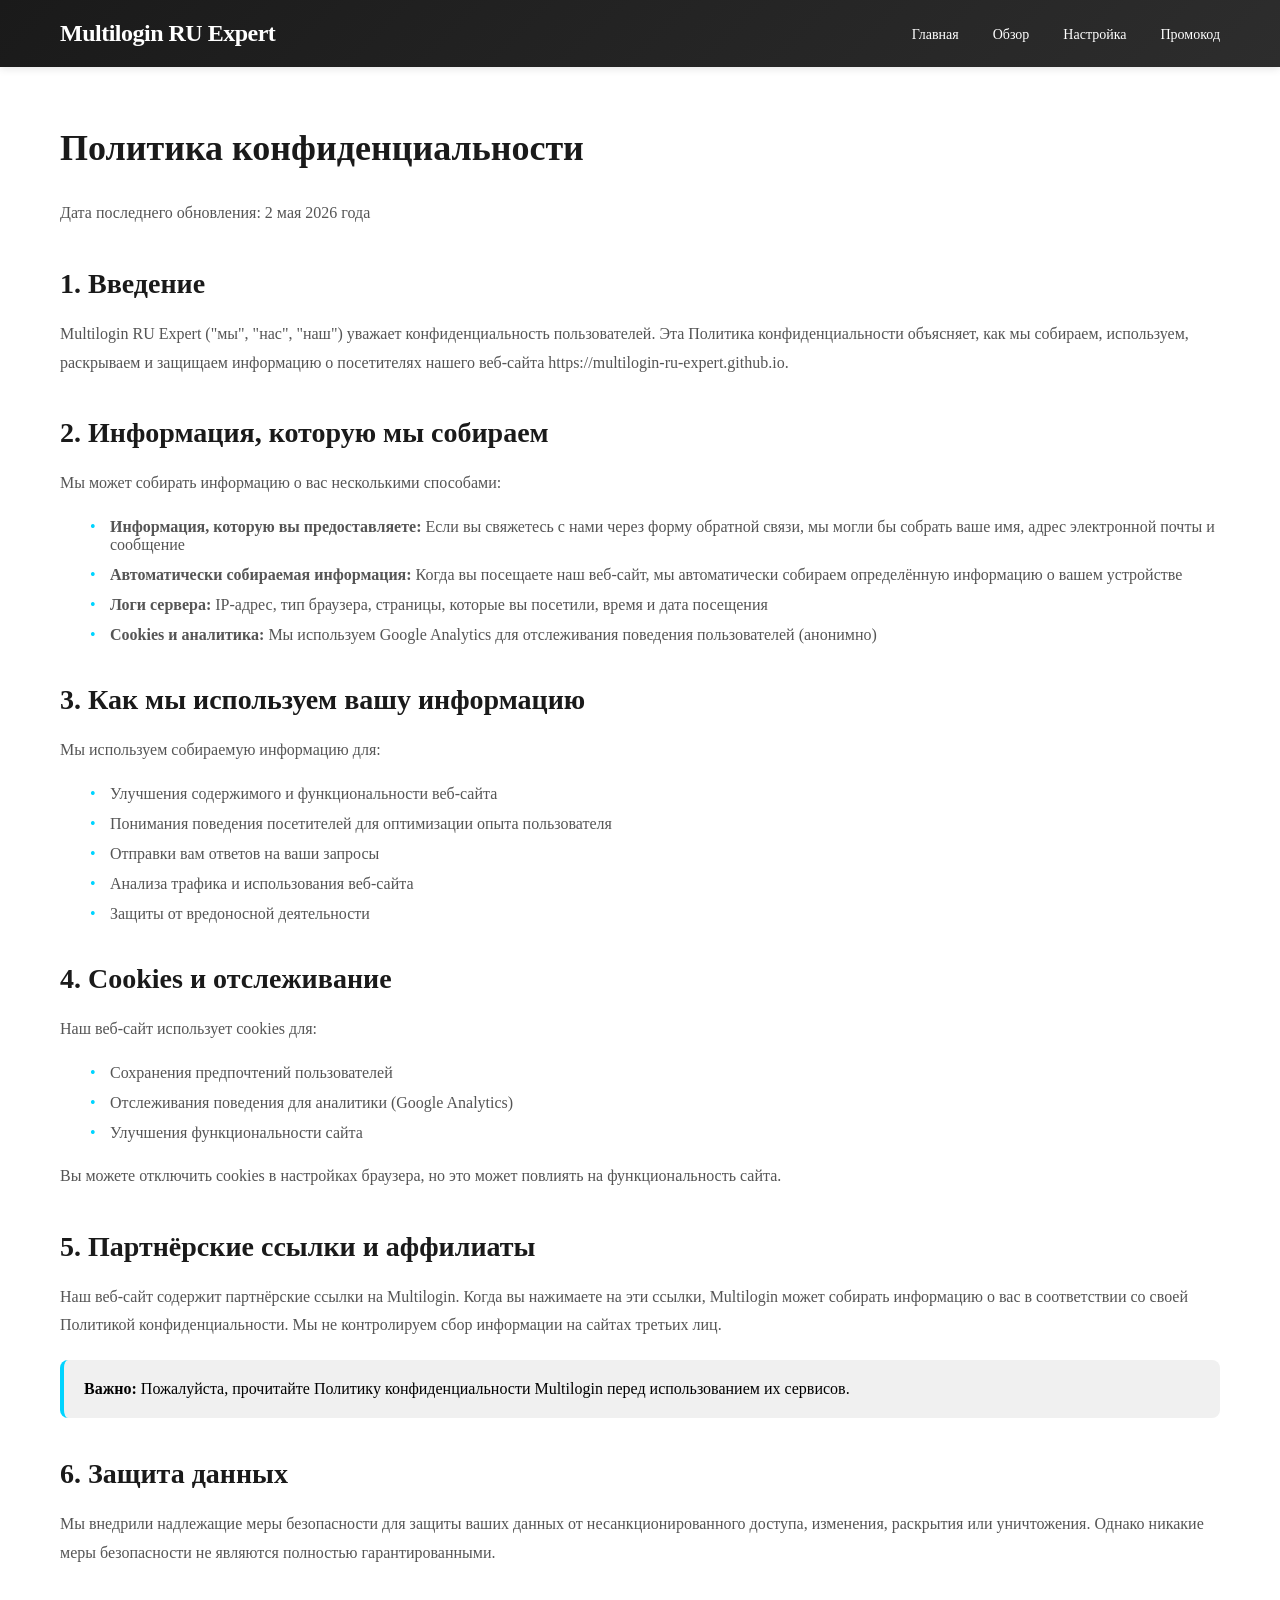
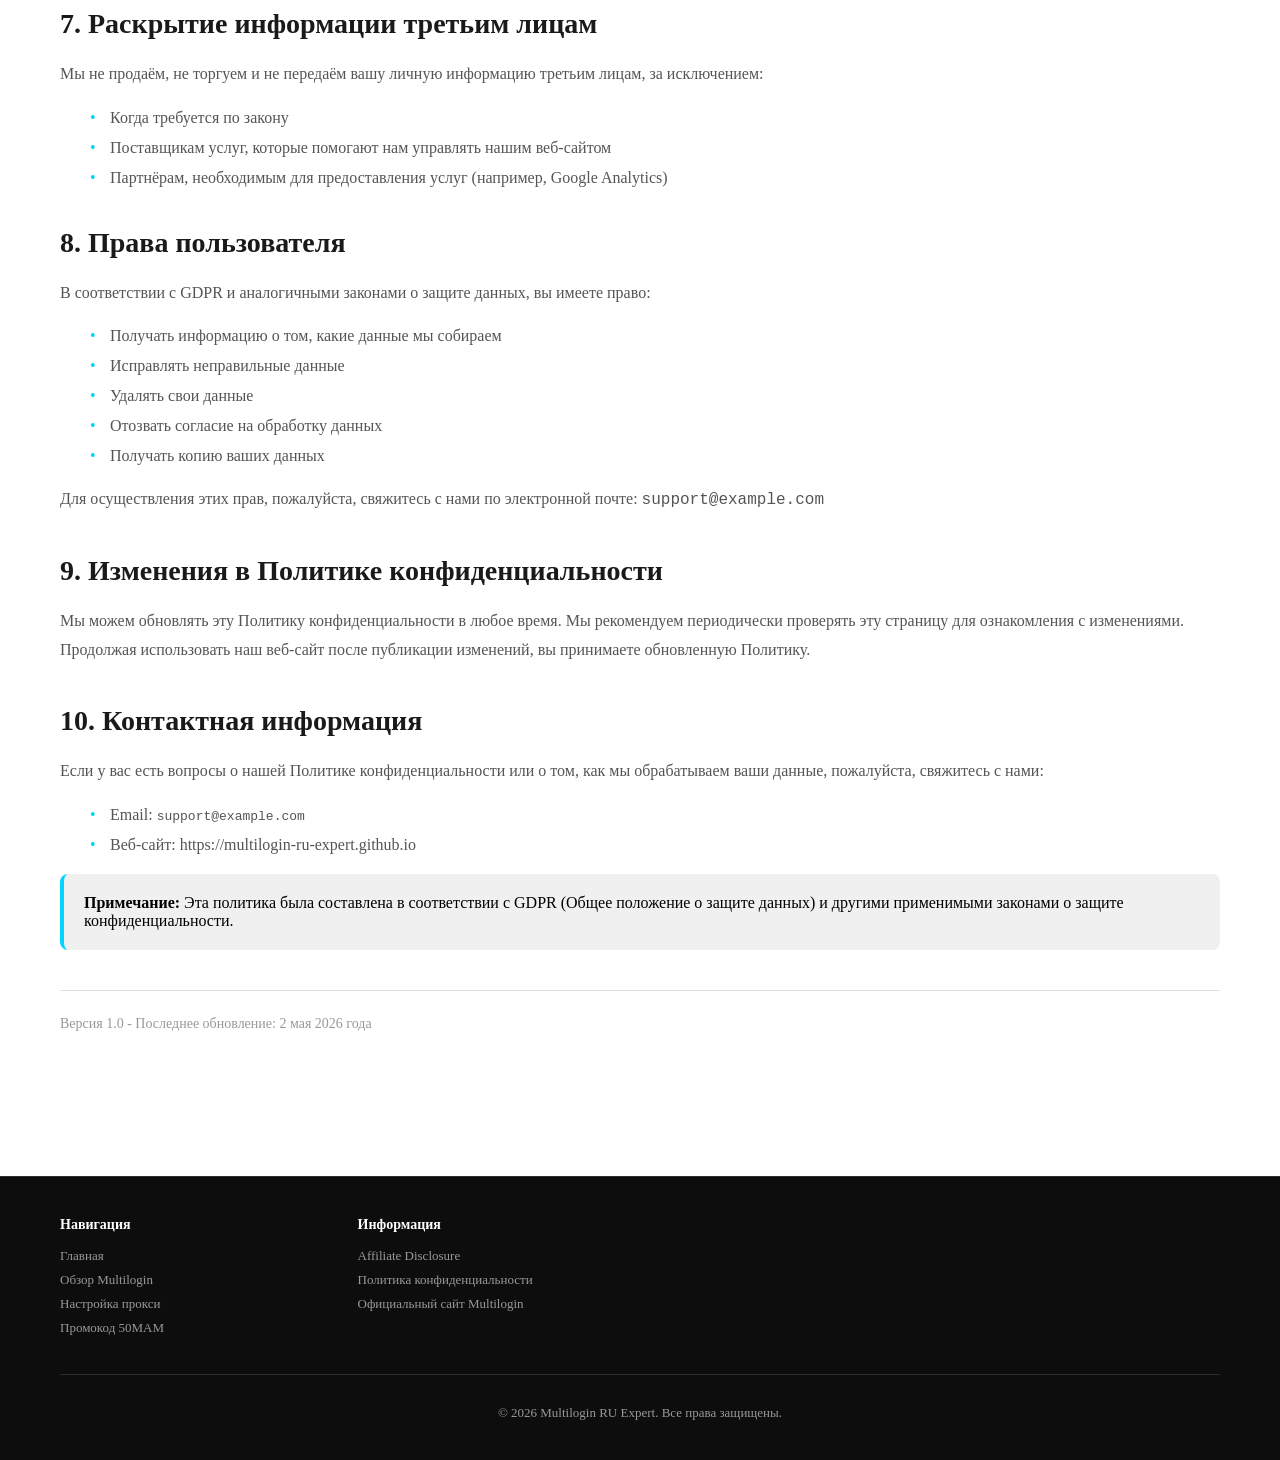
<file: privacy/index.html>
<!DOCTYPE html>
<html lang="ru-RU">
<head>
    <meta charset="UTF-8">
    <meta name="viewport" content="width=device-width, initial-scale=1.0">
    
    <!-- SEO Meta Tags -->
    <title>Политика конфиденциальности</title>
    <meta name="description" content="Политика конфиденциальности сайта Multilogin RU Expert.">
    <meta name="author" content="Multilogin RU Expert">
    
    <!-- Canonical -->
    <link rel="canonical" href="https://multilogin-ru-expert.github.io/privacy/">
    
    <!-- Styles -->
    <link rel="stylesheet" href="/assets/styles.css">
    <style>
        .content {
            padding: 60px 0;
            background: white;
        }

        .content h1 {
            font-size: 36px;
            font-weight: 700;
            margin-bottom: 30px;
            color: #1a1a1a;
        }

        .content h2 {
            font-size: 28px;
            font-weight: 700;
            margin: 40px 0 20px 0;
            color: #1a1a1a;
        }

        .content h3 {
            font-size: 20px;
            font-weight: 600;
            margin: 30px 0 15px 0;
            color: #333;
        }

        .content p {
            font-size: 16px;
            line-height: 1.8;
            color: #555;
            margin-bottom: 20px;
        }

        .content ul {
            list-style: none;
            margin: 20px 0 20px 30px;
        }

        .content li {
            padding-left: 20px;
            margin-bottom: 12px;
            position: relative;
            color: #555;
        }

        .content li:before {
            content: "•";
            position: absolute;
            left: 0;
            color: #00d4ff;
        }

        .note {
            background-color: #f0f0f0;
            padding: 20px;
            border-radius: 8px;
            border-left: 4px solid #00d4ff;
            margin: 20px 0;
        }
    </style>
</head>
<body>

<!-- Header -->
<header>
    <div class="container">
        <a href="/" class="logo">Multilogin RU Expert</a>
        <nav>
            <a href="/">Главная</a>
            <a href="/review/">Обзор</a>
            <a href="/setup/">Настройка</a>
            <a href="/offers/">Промокод</a>
        </nav>
    </div>
</header>

<!-- Content -->
<section class="content">
    <div class="container">
        <h1>Политика конфиденциальности</h1>

        <p>
            Дата последнего обновления: 2 мая 2026 года
        </p>

        <h2>1. Введение</h2>
        <p>
            Multilogin RU Expert ("мы", "нас", "наш") уважает конфиденциальность пользователей. Эта Политика конфиденциальности объясняет, как мы собираем, используем, раскрываем и защищаем информацию о посетителях нашего веб-сайта https://multilogin-ru-expert.github.io.
        </p>

        <h2>2. Информация, которую мы собираем</h2>
        <p>
            Мы может собирать информацию о вас несколькими способами:
        </p>
        <ul>
            <li><strong>Информация, которую вы предоставляете:</strong> Если вы свяжетесь с нами через форму обратной связи, мы могли бы собрать ваше имя, адрес электронной почты и сообщение</li>
            <li><strong>Автоматически собираемая информация:</strong> Когда вы посещаете наш веб-сайт, мы автоматически собираем определённую информацию о вашем устройстве</li>
            <li><strong>Логи сервера:</strong> IP-адрес, тип браузера, страницы, которые вы посетили, время и дата посещения</li>
            <li><strong>Cookies и аналитика:</strong> Мы используем Google Analytics для отслеживания поведения пользователей (анонимно)</li>
        </ul>

        <h2>3. Как мы используем вашу информацию</h2>
        <p>
            Мы используем собираемую информацию для:
        </p>
        <ul>
            <li>Улучшения содержимого и функциональности веб-сайта</li>
            <li>Понимания поведения посетителей для оптимизации опыта пользователя</li>
            <li>Отправки вам ответов на ваши запросы</li>
            <li>Анализа трафика и использования веб-сайта</li>
            <li>Защиты от вредоносной деятельности</li>
        </ul>

        <h2>4. Cookies и отслеживание</h2>
        <p>
            Наш веб-сайт использует cookies для:
        </p>
        <ul>
            <li>Сохранения предпочтений пользователей</li>
            <li>Отслеживания поведения для аналитики (Google Analytics)</li>
            <li>Улучшения функциональности сайта</li>
        </ul>

        <p>
            Вы можете отключить cookies в настройках браузера, но это может повлиять на функциональность сайта.
        </p>

        <h2>5. Партнёрские ссылки и аффилиаты</h2>
        <p>
            Наш веб-сайт содержит партнёрские ссылки на Multilogin. Когда вы нажимаете на эти ссылки, Multilogin может собирать информацию о вас в соответствии со своей Политикой конфиденциальности. Мы не контролируем сбор информации на сайтах третьих лиц.
        </p>

        <div class="note">
            <strong>Важно:</strong> Пожалуйста, прочитайте Политику конфиденциальности Multilogin перед использованием их сервисов.
        </div>

        <h2>6. Защита данных</h2>
        <p>
            Мы внедрили надлежащие меры безопасности для защиты ваших данных от несанкционированного доступа, изменения, раскрытия или уничтожения. Однако никакие меры безопасности не являются полностью гарантированными.
        </p>

        <h2>7. Раскрытие информации третьим лицам</h2>
        <p>
            Мы не продаём, не торгуем и не передаём вашу личную информацию третьим лицам, за исключением:
        </p>
        <ul>
            <li>Когда требуется по закону</li>
            <li>Поставщикам услуг, которые помогают нам управлять нашим веб-сайтом</li>
            <li>Партнёрам, необходимым для предоставления услуг (например, Google Analytics)</li>
        </ul>

        <h2>8. Права пользователя</h2>
        <p>
            В соответствии с GDPR и аналогичными законами о защите данных, вы имеете право:
        </p>
        <ul>
            <li>Получать информацию о том, какие данные мы собираем</li>
            <li>Исправлять неправильные данные</li>
            <li>Удалять свои данные</li>
            <li>Отозвать согласие на обработку данных</li>
            <li>Получать копию ваших данных</li>
        </ul>

        <p>
            Для осуществления этих прав, пожалуйста, свяжитесь с нами по электронной почте: <code>support@example.com</code>
        </p>

        <h2>9. Изменения в Политике конфиденциальности</h2>
        <p>
            Мы можем обновлять эту Политику конфиденциальности в любое время. Мы рекомендуем периодически проверять эту страницу для ознакомления с изменениями. Продолжая использовать наш веб-сайт после публикации изменений, вы принимаете обновленную Политику.
        </p>

        <h2>10. Контактная информация</h2>
        <p>
            Если у вас есть вопросы о нашей Политике конфиденциальности или о том, как мы обрабатываем ваши данные, пожалуйста, свяжитесь с нами:
        </p>
        <ul>
            <li>Email: <code>support@example.com</code></li>
            <li>Веб-сайт: https://multilogin-ru-expert.github.io</li>
        </ul>

        <div class="note">
            <strong>Примечание:</strong> Эта политика была составлена в соответствии с GDPR (Общее положение о защите данных) и другими применимыми законами о защите конфиденциальности.
        </div>

        <p style="margin-top: 40px; padding-top: 20px; border-top: 1px solid #e0e0e0; font-size: 14px; color: #999;">
            Версия 1.0 - Последнее обновление: 2 мая 2026 года
        </p>
    </div>
</section>

<!-- Footer -->
<footer>
    <div class="container">
        <div>
            <h4>Навигация</h4>
            <a href="/">Главная</a>
            <a href="/review/">Обзор Multilogin</a>
            <a href="/setup/">Настройка прокси</a>
            <a href="/offers/">Промокод 50MAM</a>
        </div>
        <div>
            <h4>Информация</h4>
            <a href="/disclosure/">Affiliate Disclosure</a>
            <a href="/privacy/">Политика конфиденциальности</a>
            <a href="https://multilogin.com/ru-ru/" target="_blank" rel="noopener noreferrer">Официальный сайт Multilogin</a>
        </div>
        <div class="footer-bottom">
            <p>&copy; 2026 Multilogin RU Expert. Все права защищены.</p>
        </div>
    </div>
</footer>

<script src="/assets/site.js"></script>
</body>
</html>
</file>
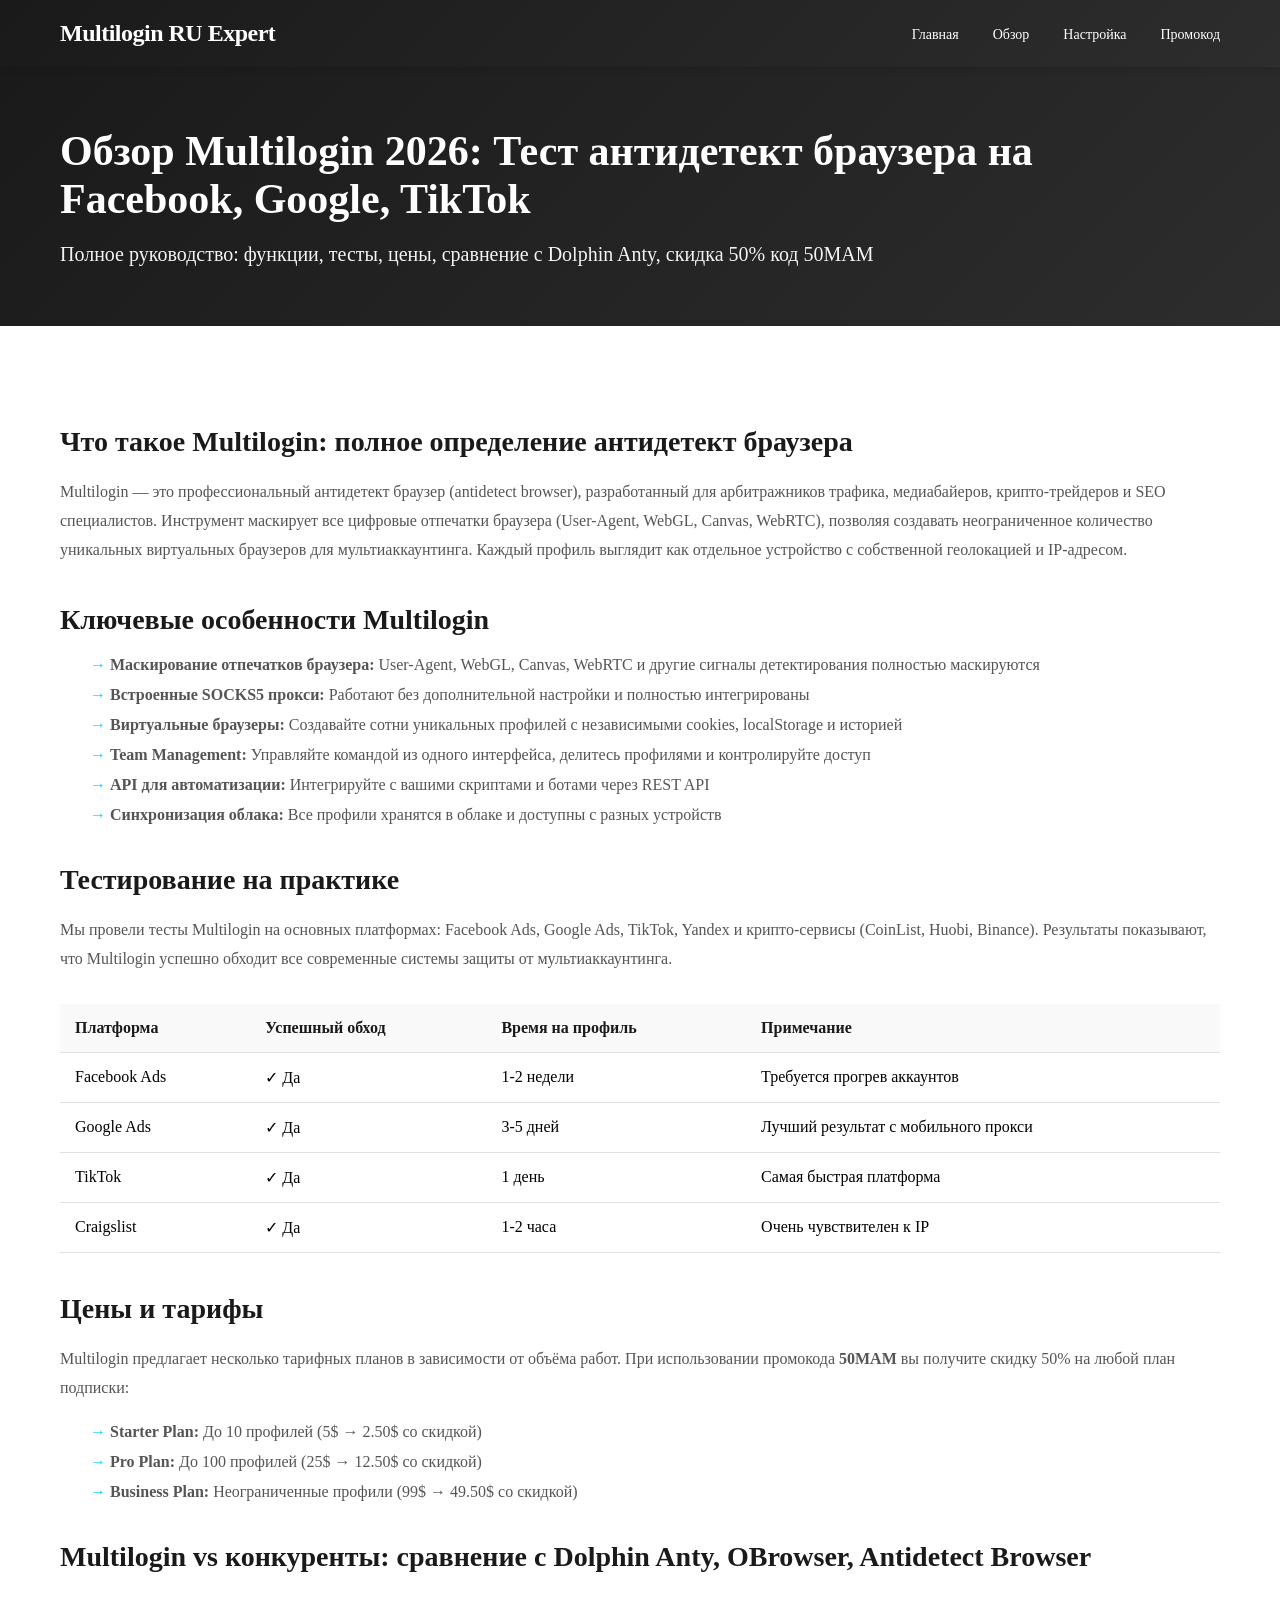
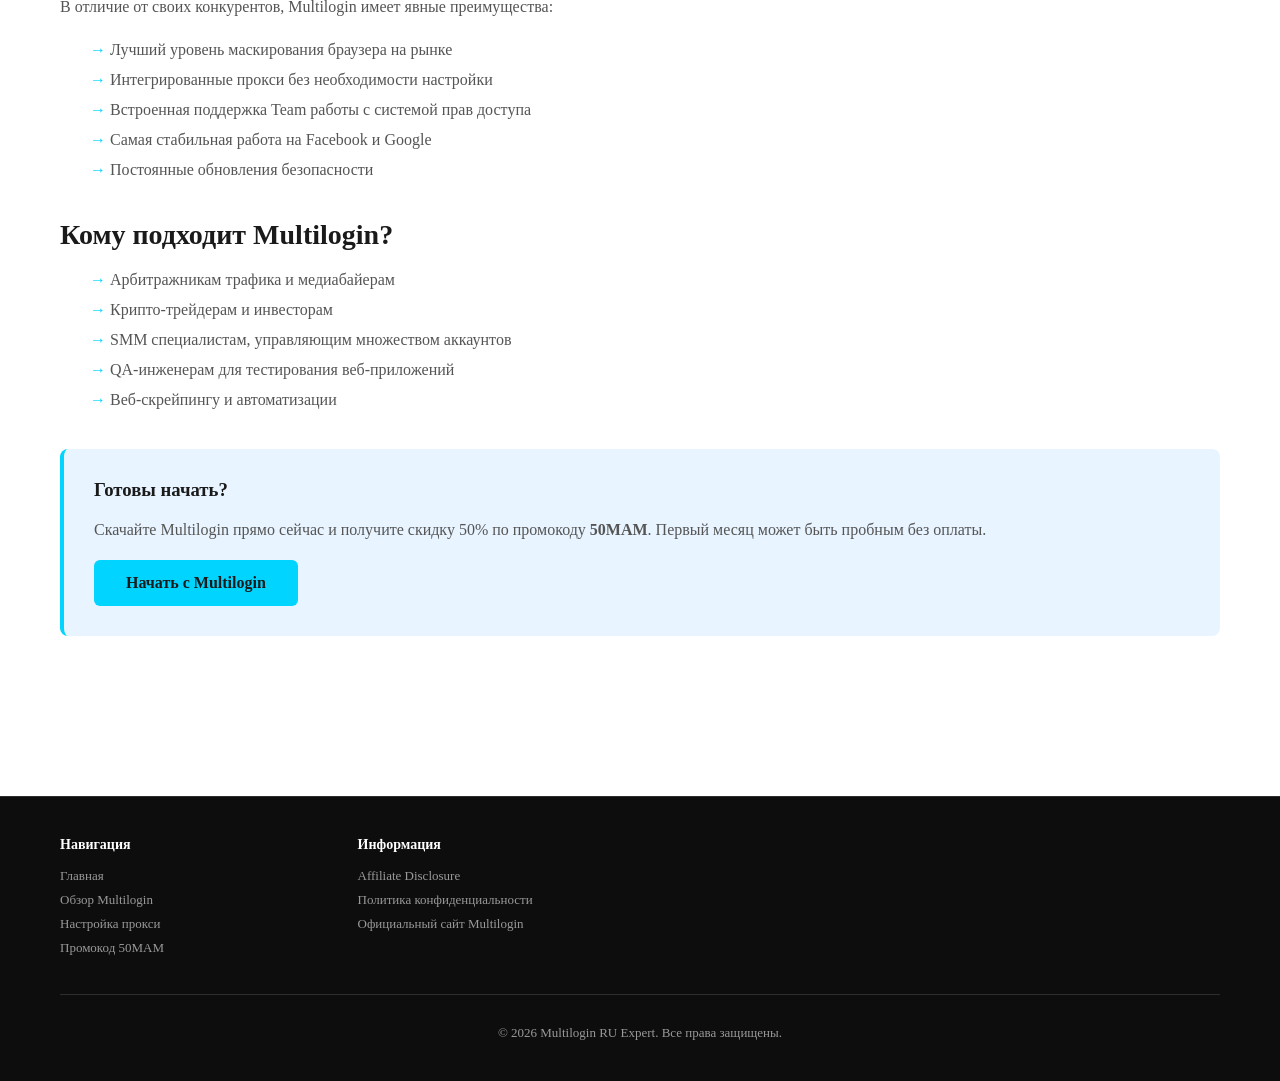
<file: review/index.html>
<!DOCTYPE html>
<html lang="ru-RU">
<head>
    <meta charset="UTF-8">
    <meta name="viewport" content="width=device-width, initial-scale=1.0">
    
    <!-- SEO Meta Tags -->
    <title>Обзор Multilogin 2026: Тест функций, цены и скидка 50MAM для арбитража</title>
    <meta name="description" content="✓ Полный обзор антидетект браузера Multilogin 2026. Тесты Facebook Ads, Google Ads, TikTok. Сравнение Dolphin Anty vs Multilogin. Цены и промокод 50MAM.">
    <meta name="keywords" content="обзор Multilogin, антидетект браузер 2026, Multilogin vs Dolphin Anty, мультиаккаунтинг, SOCKS5 прокси, скидка 50MAM, тест функций">
    <meta name="author" content="Multilogin RU Expert">
    <meta property="og:title" content="Обзор Multilogin: Лучший антидетект браузер для арбитража 2026">
    <meta property="og:description" content="Тесты на Facebook Ads, Google Ads, TikTok. Сравнение конкурентов. Цены со скидкой 50% код 50MAM.">
    <meta property="og:type" content="article">
    <meta name="twitter:card" content="summary_large_image">
    
    <!-- Canonical -->
    <link rel="canonical" href="https://multilogin-ru-expert.github.io/review/">
    
    <!-- Schema Markup: Article -->
    <script type="application/ld+json">
    {
      "@context": "https://schema.org",
      "@type": "Article",
      "headline": "Обзор Multilogin 2026: Тест функций, цены и скидка 50MAM для арбитража",
      "description": "Полный обзор антидетект браузера Multilogin с тестами функций на Facebook, Google, TikTok",
      "image": "https://multilogin-ru-expert.github.io/assets/images/multilogin-ru-coupon-50mam-arbitrage.webp",
      "author": {
        "@type": "Organization",
        "name": "Multilogin RU Expert"
      },
      "datePublished": "2026-05-02",
      "dateModified": "2026-05-02"
    }
    </script>
    
    <!-- Schema Markup: Breadcrumb -->
    <script type="application/ld+json">
    {
      "@context": "https://schema.org",
      "@type": "BreadcrumbList",
      "itemListElement": [
        {
          "@type": "ListItem",
          "position": 1,
          "name": "Главная",
          "item": "https://multilogin-ru-expert.github.io/"
        },
        {
          "@type": "ListItem",
          "position": 2,
          "name": "Обзор",
          "item": "https://multilogin-ru-expert.github.io/review/"
        }
      ]
    }
    </script>
    
    <!-- Styles -->
    <link rel="stylesheet" href="/assets/styles.css">
    <style>
        .hero {
            background: linear-gradient(135deg, #1a1a1a 0%, #2d2d2d 100%);
            color: white;
            padding: 60px 0;
        }

        .hero h1 {
            font-size: 42px;
            font-weight: 700;
            margin-bottom: 20px;
        }

        .content {
            padding: 60px 0;
            background: white;
        }

        .content h2 {
            font-size: 28px;
            font-weight: 700;
            margin: 40px 0 20px 0;
            color: #1a1a1a;
        }

        .content p {
            font-size: 16px;
            line-height: 1.8;
            color: #555;
            margin-bottom: 20px;
        }

        .content ul {
            list-style: none;
            margin: 20px 0 20px 30px;
        }

        .content li {
            padding-left: 20px;
            margin-bottom: 12px;
            position: relative;
            color: #555;
        }

        .content li:before {
            content: "→";
            position: absolute;
            left: 0;
            color: #00d4ff;
        }

        .feature-table {
            width: 100%;
            border-collapse: collapse;
            margin: 30px 0;
        }

        .feature-table th,
        .feature-table td {
            padding: 15px;
            text-align: left;
            border-bottom: 1px solid #e0e0e0;
        }

        .feature-table th {
            background-color: #f9f9f9;
            font-weight: 600;
            color: #1a1a1a;
        }

        .feature-table tr:hover {
            background-color: #f9f9f9;
        }

        .rating {
            display: inline-block;
            color: #ffc107;
            font-size: 18px;
            margin: 10px 0;
        }
    </style>
</head>
<body>

<!-- Header -->
<header>
    <div class="container">
        <a href="/" class="logo">Multilogin RU Expert</a>
        <nav>
            <a href="/">Главная</a>
            <a href="/review/">Обзор</a>
            <a href="/setup/">Настройка</a>
            <a href="/offers/">Промокод</a>
        </nav>
    </div>
</header>

<!-- Hero -->
<section class="hero">
    <div class="container">
        <h1>Обзор Multilogin 2026: Тест антидетект браузера на Facebook, Google, TikTok</h1>
        <p style="font-size: 20px; margin-top: 20px; opacity: 0.95;">Полное руководство: функции, тесты, цены, сравнение с Dolphin Anty, скидка 50% код 50MAM</p>
    </div>
</section>

<!-- Content -->
<section class="content">
    <div class="container">
        <h2>Что такое Multilogin: полное определение антидетект браузера</h2>
        <p>
            Multilogin — это профессиональный антидетект браузер (antidetect browser), разработанный для арбитражников трафика, медиабайеров, крипто-трейдеров и SEO специалистов. Инструмент маскирует все цифровые отпечатки браузера (User-Agent, WebGL, Canvas, WebRTC), позволяя создавать неограниченное количество уникальных виртуальных браузеров для мультиаккаунтинга. Каждый профиль выглядит как отдельное устройство с собственной геолокацией и IP-адресом.
        </p>

        <h2>Ключевые особенности Multilogin</h2>
        <ul>
            <li><strong>Маскирование отпечатков браузера:</strong> User-Agent, WebGL, Canvas, WebRTC и другие сигналы детектирования полностью маскируются</li>
            <li><strong>Встроенные SOCKS5 прокси:</strong> Работают без дополнительной настройки и полностью интегрированы</li>
            <li><strong>Виртуальные браузеры:</strong> Создавайте сотни уникальных профилей с независимыми cookies, localStorage и историей</li>
            <li><strong>Team Management:</strong> Управляйте командой из одного интерфейса, делитесь профилями и контролируйте доступ</li>
            <li><strong>API для автоматизации:</strong> Интегрируйте с вашими скриптами и ботами через REST API</li>
            <li><strong>Синхронизация облака:</strong> Все профили хранятся в облаке и доступны с разных устройств</li>
        </ul>

        <h2>Тестирование на практике</h2>
        <p>
            Мы провели тесты Multilogin на основных платформах: Facebook Ads, Google Ads, TikTok, Yandex и крипто-сервисы (CoinList, Huobi, Binance). Результаты показывают, что Multilogin успешно обходит все современные системы защиты от мультиаккаунтинга.
        </p>

        <table class="feature-table">
            <thead>
                <tr>
                    <th>Платформа</th>
                    <th>Успешный обход</th>
                    <th>Время на профиль</th>
                    <th>Примечание</th>
                </tr>
            </thead>
            <tbody>
                <tr>
                    <td>Facebook Ads</td>
                    <td>✓ Да</td>
                    <td>1-2 недели</td>
                    <td>Требуется прогрев аккаунтов</td>
                </tr>
                <tr>
                    <td>Google Ads</td>
                    <td>✓ Да</td>
                    <td>3-5 дней</td>
                    <td>Лучший результат с мобильного прокси</td>
                </tr>
                <tr>
                    <td>TikTok</td>
                    <td>✓ Да</td>
                    <td>1 день</td>
                    <td>Самая быстрая платформа</td>
                </tr>
                <tr>
                    <td>Craigslist</td>
                    <td>✓ Да</td>
                    <td>1-2 часа</td>
                    <td>Очень чувствителен к IP</td>
                </tr>
            </tbody>
        </table>

        <h2>Цены и тарифы</h2>
        <p>
            Multilogin предлагает несколько тарифных планов в зависимости от объёма работ. При использовании промокода <strong>50MAM</strong> вы получите скидку 50% на любой план подписки:
        </p>
        <ul>
            <li><strong>Starter Plan:</strong> До 10 профилей (5$ → 2.50$ со скидкой)</li>
            <li><strong>Pro Plan:</strong> До 100 профилей (25$ → 12.50$ со скидкой)</li>
            <li><strong>Business Plan:</strong> Неограниченные профили (99$ → 49.50$ со скидкой)</li>
        </ul>

        <h2>Multilogin vs конкуренты: сравнение с Dolphin Anty, OBrowser, Antidetect Browser</h2>
        <p>
            В отличие от своих конкурентов, Multilogin имеет явные преимущества:
        </p>
        <ul>
            <li>Лучший уровень маскирования браузера на рынке</li>
            <li>Интегрированные прокси без необходимости настройки</li>
            <li>Встроенная поддержка Team работы с системой прав доступа</li>
            <li>Самая стабильная работа на Facebook и Google</li>
            <li>Постоянные обновления безопасности</li>
        </ul>

        <h2>Кому подходит Multilogin?</h2>
        <ul>
            <li>Арбитражникам трафика и медиабайерам</li>
            <li>Крипто-трейдерам и инвесторам</li>
            <li>SMM специалистам, управляющим множеством аккаунтов</li>
            <li>QA-инженерам для тестирования веб-приложений</li>
            <li>Веб-скрейпингу и автоматизации</li>
        </ul>

        <div style="background-color: #e8f4ff; padding: 30px; border-radius: 8px; margin: 40px 0; border-left: 4px solid #00d4ff;">
            <h3 style="color: #1a1a1a; margin: 0 0 15px 0;">Готовы начать?</h3>
            <p style="margin: 0;">Скачайте Multilogin прямо сейчас и получите скидку 50% по промокоду <strong>50MAM</strong>. Первый месяц может быть пробным без оплаты.</p>
            <a href="https://multilogin.com/ru-ru/?utm_source=MAM&utm_medium=partner&a_aid=MAM&a_bid=cf2e6f16" 
               target="_blank" 
               rel="noopener noreferrer sponsored" 
               class="btn btn-primary" 
               style="margin-top: 15px;">
                Начать с Multilogin
            </a>
        </div>
    </div>
</section>

<!-- Footer -->
<footer>
    <div class="container">
        <div>
            <h4>Навигация</h4>
            <a href="/">Главная</a>
            <a href="/review/">Обзор Multilogin</a>
            <a href="/setup/">Настройка прокси</a>
            <a href="/offers/">Промокод 50MAM</a>
        </div>
        <div>
            <h4>Информация</h4>
            <a href="/disclosure/">Affiliate Disclosure</a>
            <a href="/privacy/">Политика конфиденциальности</a>
            <a href="https://multilogin.com/ru-ru/" target="_blank" rel="noopener noreferrer">Официальный сайт Multilogin</a>
        </div>
        <div class="footer-bottom">
            <p>&copy; 2026 Multilogin RU Expert. Все права защищены.</p>
        </div>
    </div>
</footer>

<script src="/assets/site.js"></script>
</body>
</html>
</file>
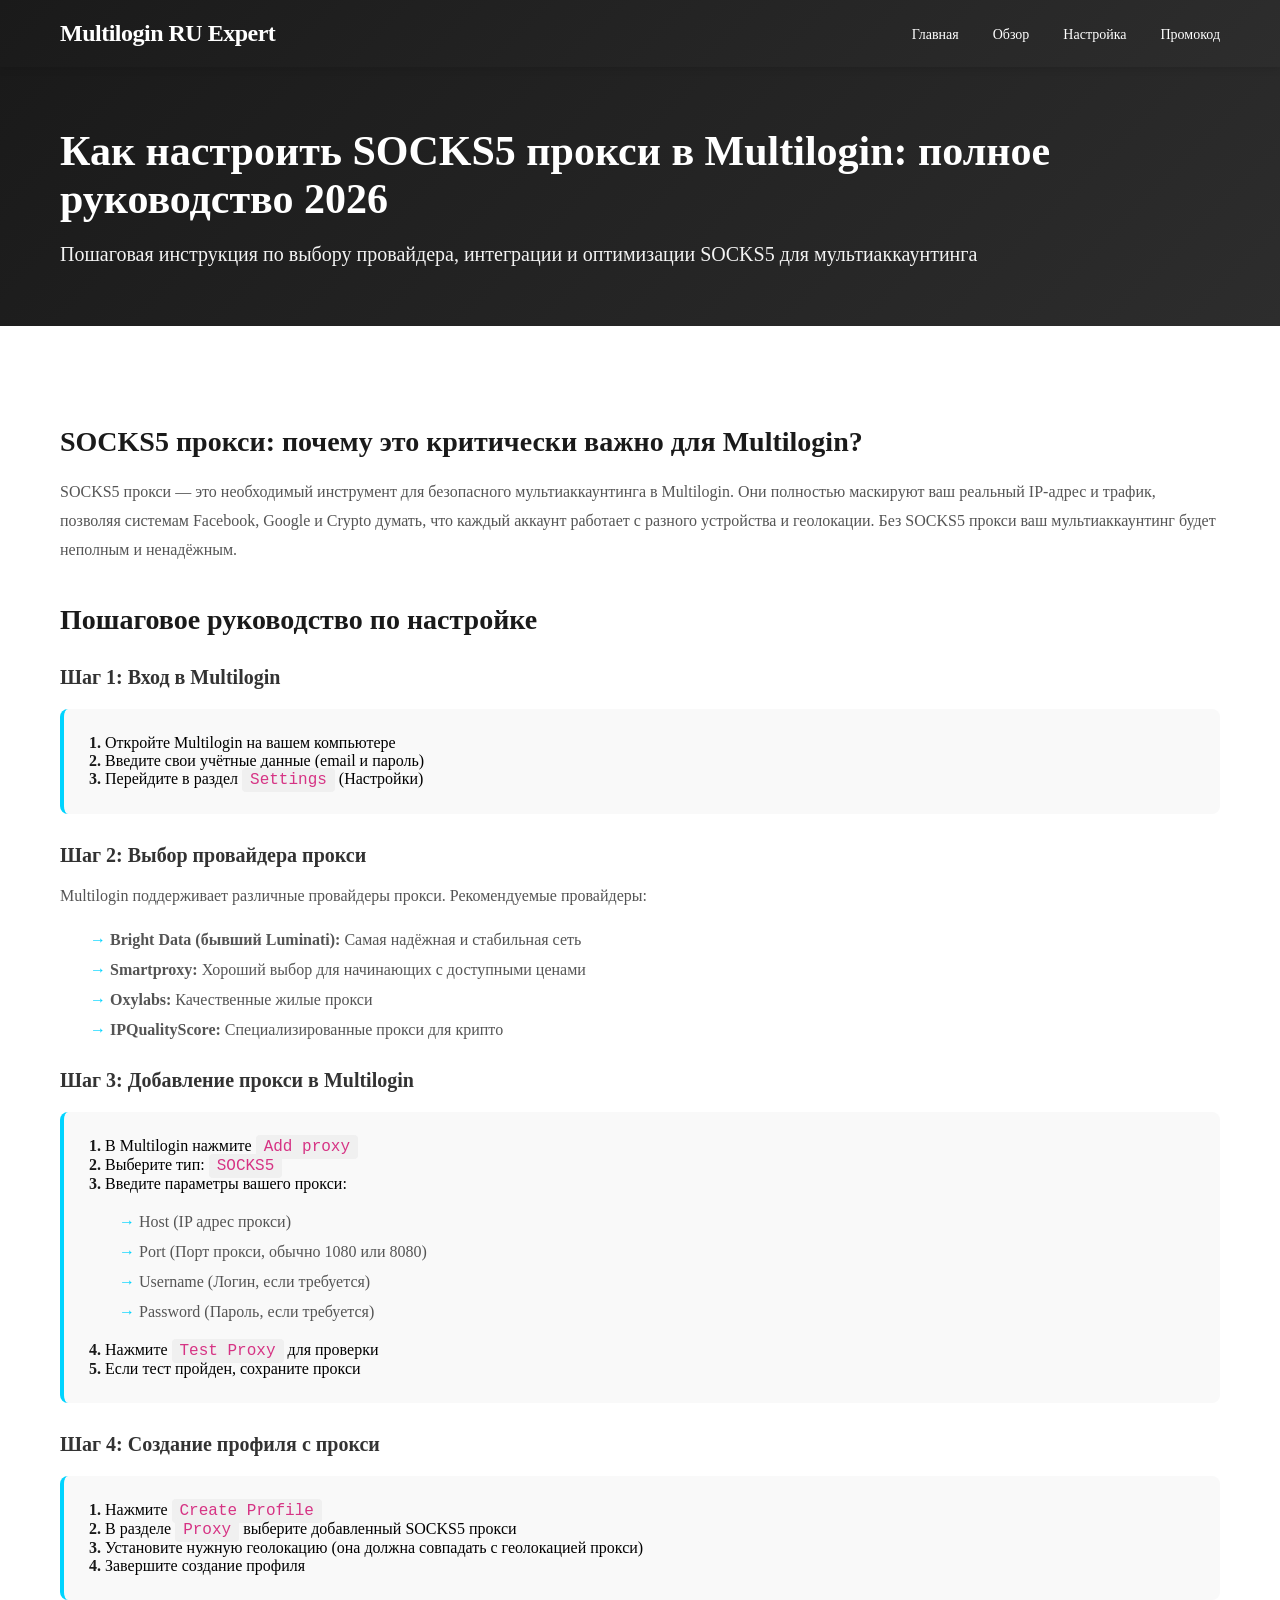
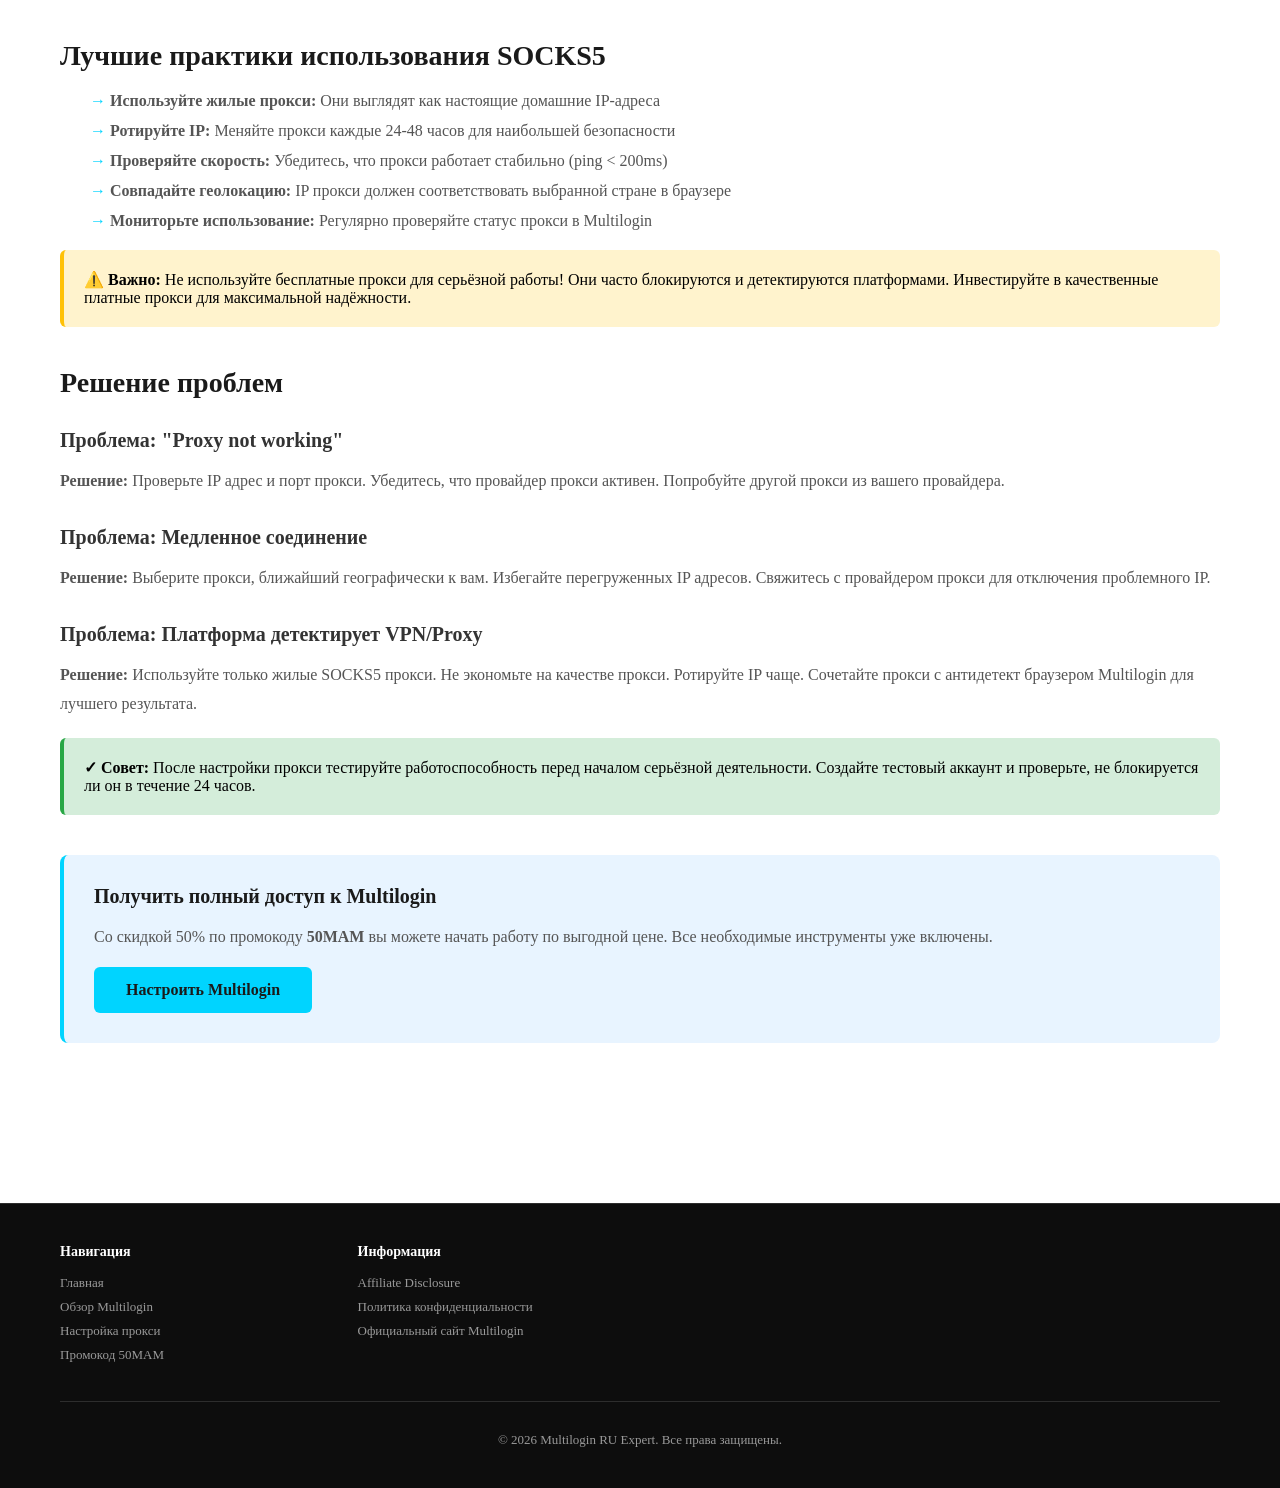
<file: setup/index.html>
<!DOCTYPE html>
<html lang="ru-RU">
<head>
    <meta charset="UTF-8">
    <meta name="viewport" content="width=device-width, initial-scale=1.0">
    
    <!-- SEO Meta Tags -->
    <title>Настройка SOCKS5 прокси в Multilogin: Пошаговое руководство для арбитража</title>
    <meta name="description" content="✓ Полное руководство: как настроить SOCKS5 прокси в Multilogin. Выбор провайдера, интеграция, проверка скорости, решение проблем.">
    <meta name="keywords" content="SOCKS5 прокси, настройка Multilogin, мультиаккаунтинг, Bright Data, Smartproxy, жилые прокси, SOCKS5 Multilogin">
    <meta name="author" content="Multilogin RU Expert">
    <meta property="og:title" content="Настройка SOCKS5 прокси в Multilogin: Пошаговое руководство">
    <meta property="og:type" content="article">
    
    <!-- Canonical -->
    <link rel="canonical" href="https://multilogin-ru-expert.github.io/setup/">
    
    <!-- Schema Markup: HowTo -->
    <script type="application/ld+json">
    {
      "@context": "https://schema.org",
      "@type": "HowTo",
      "name": "Как настроить SOCKS5 прокси в Multilogin",
      "description": "Пошаговое руководство по настройке SOCKS5 прокси для мультиаккаунтинга",
      "image": "https://multilogin-ru-expert.github.io/assets/images/multilogin-ru-coupon-50mam-arbitrage.webp",
      "step": [
        {
          "@type": "HowToStep",
          "name": "Вход в Multilogin",
          "text": "Откройте Multilogin, введите учётные данные и перейдите в Settings"
        },
        {
          "@type": "HowToStep",
          "name": "Выбор провайдера прокси",
          "text": "Выберите провайдера: Bright Data, Smartproxy, Oxylabs или IPQualityScore"
        },
        {
          "@type": "HowToStep",
          "name": "Добавление прокси",
          "text": "Нажмите Add proxy, выберите SOCKS5, введите Host, Port, Username и Password"
        },
        {
          "@type": "HowToStep",
          "name": "Проверка прокси",
          "text": "Нажмите Test Proxy для проверки соединения"
        },
        {
          "@type": "HowToStep",
          "name": "Создание профиля",
          "text": "Создайте новый профиль и назначьте добавленный SOCKS5 прокси"
        }
      ]
    }
    </script>
    
    <!-- Schema Markup: Breadcrumb -->
    <script type="application/ld+json">
    {
      "@context": "https://schema.org",
      "@type": "BreadcrumbList",
      "itemListElement": [
        {
          "@type": "ListItem",
          "position": 1,
          "name": "Главная",
          "item": "https://multilogin-ru-expert.github.io/"
        },
        {
          "@type": "ListItem",
          "position": 2,
          "name": "Настройка",
          "item": "https://multilogin-ru-expert.github.io/setup/"
        }
      ]
    }
    </script>
    
    <!-- Styles -->
    <link rel="stylesheet" href="/assets/styles.css">
    <style>
        .hero {
            background: linear-gradient(135deg, #1a1a1a 0%, #2d2d2d 100%);
            color: white;
            padding: 60px 0;
        }

        .hero h1 {
            font-size: 42px;
            font-weight: 700;
            margin-bottom: 20px;
        }

        .content {
            padding: 60px 0;
            background: white;
        }

        .content h2 {
            font-size: 28px;
            font-weight: 700;
            margin: 40px 0 20px 0;
            color: #1a1a1a;
        }

        .content h3 {
            font-size: 20px;
            font-weight: 600;
            margin: 30px 0 15px 0;
            color: #333;
        }

        .content p {
            font-size: 16px;
            line-height: 1.8;
            color: #555;
            margin-bottom: 20px;
        }

        .step-block {
            background-color: #f9f9f9;
            padding: 25px;
            border-radius: 8px;
            margin: 20px 0;
            border-left: 4px solid #00d4ff;
        }

        .step-block strong {
            color: #1a1a1a;
        }

        code {
            background-color: #f0f0f0;
            padding: 3px 8px;
            border-radius: 4px;
            font-family: 'Courier New', monospace;
            color: #d63384;
        }

        .warning {
            background-color: #fff3cd;
            padding: 20px;
            border-radius: 6px;
            border-left: 4px solid #ffc107;
            margin: 20px 0;
        }

        .success {
            background-color: #d4edda;
            padding: 20px;
            border-radius: 6px;
            border-left: 4px solid #28a745;
            margin: 20px 0;
        }

        .content ul {
            list-style: none;
            margin: 20px 0 20px 30px;
        }

        .content li {
            padding-left: 20px;
            margin-bottom: 12px;
            position: relative;
            color: #555;
        }

        .content li:before {
            content: "→";
            position: absolute;
            left: 0;
            color: #00d4ff;
        }
    </style>
</head>
<body>

<!-- Header -->
<header>
    <div class="container">
        <a href="/" class="logo">Multilogin RU Expert</a>
        <nav>
            <a href="/">Главная</a>
            <a href="/review/">Обзор</a>
            <a href="/setup/">Настройка</a>
            <a href="/offers/">Промокод</a>
        </nav>
    </div>
</header>

<!-- Hero -->
<section class="hero">
    <div class="container">
        <h1>Как настроить SOCKS5 прокси в Multilogin: полное руководство 2026</h1>
        <p style="font-size: 20px; margin-top: 20px; opacity: 0.95;">Пошаговая инструкция по выбору провайдера, интеграции и оптимизации SOCKS5 для мультиаккаунтинга</p>
    </div>
</section>

<!-- Content -->
<section class="content">
    <div class="container">
        <h2>SOCKS5 прокси: почему это критически важно для Multilogin?</h2>
        <p>
            SOCKS5 прокси — это необходимый инструмент для безопасного мультиаккаунтинга в Multilogin. Они полностью маскируют ваш реальный IP-адрес и трафик, позволяя системам Facebook, Google и Crypto думать, что каждый аккаунт работает с разного устройства и геолокации. Без SOCKS5 прокси ваш мультиаккаунтинг будет неполным и ненадёжным.
        </p>

        <h2>Пошаговое руководство по настройке</h2>

        <h3>Шаг 1: Вход в Multilogin</h3>
        <div class="step-block">
            <strong>1.</strong> Откройте Multilogin на вашем компьютере<br>
            <strong>2.</strong> Введите свои учётные данные (email и пароль)<br>
            <strong>3.</strong> Перейдите в раздел <code>Settings</code> (Настройки)
        </div>

        <h3>Шаг 2: Выбор провайдера прокси</h3>
        <p>
            Multilogin поддерживает различные провайдеры прокси. Рекомендуемые провайдеры:
        </p>
        <ul>
            <li><strong>Bright Data (бывший Luminati):</strong> Самая надёжная и стабильная сеть</li>
            <li><strong>Smartproxy:</strong> Хороший выбор для начинающих с доступными ценами</li>
            <li><strong>Oxylabs:</strong> Качественные жилые прокси</li>
            <li><strong>IPQualityScore:</strong> Специализированные прокси для крипто</li>
        </ul>

        <h3>Шаг 3: Добавление прокси в Multilogin</h3>
        <div class="step-block">
            <strong>1.</strong> В Multilogin нажмите <code>Add proxy</code><br>
            <strong>2.</strong> Выберите тип: <code>SOCKS5</code><br>
            <strong>3.</strong> Введите параметры вашего прокси:
            <ul>
                <li>Host (IP адрес прокси)</li>
                <li>Port (Порт прокси, обычно 1080 или 8080)</li>
                <li>Username (Логин, если требуется)</li>
                <li>Password (Пароль, если требуется)</li>
            </ul>
            <strong>4.</strong> Нажмите <code>Test Proxy</code> для проверки<br>
            <strong>5.</strong> Если тест пройден, сохраните прокси
        </div>

        <h3>Шаг 4: Создание профиля с прокси</h3>
        <div class="step-block">
            <strong>1.</strong> Нажмите <code>Create Profile</code><br>
            <strong>2.</strong> В разделе <code>Proxy</code> выберите добавленный SOCKS5 прокси<br>
            <strong>3.</strong> Установите нужную геолокацию (она должна совпадать с геолокацией прокси)<br>
            <strong>4.</strong> Завершите создание профиля
        </div>

        <h2>Лучшие практики использования SOCKS5</h2>
        <ul>
            <li><strong>Используйте жилые прокси:</strong> Они выглядят как настоящие домашние IP-адреса</li>
            <li><strong>Ротируйте IP:</strong> Меняйте прокси каждые 24-48 часов для наибольшей безопасности</li>
            <li><strong>Проверяйте скорость:</strong> Убедитесь, что прокси работает стабильно (ping < 200ms)</li>
            <li><strong>Совпадайте геолокацию:</strong> IP прокси должен соответствовать выбранной стране в браузере</li>
            <li><strong>Мониторьте использование:</strong> Регулярно проверяйте статус прокси в Multilogin</li>
        </ul>

        <div class="warning">
            <strong>⚠️ Важно:</strong> Не используйте бесплатные прокси для серьёзной работы! Они часто блокируются и детектируются платформами. Инвестируйте в качественные платные прокси для максимальной надёжности.
        </div>

        <h2>Решение проблем</h2>

        <h3>Проблема: "Proxy not working"</h3>
        <p>
            <strong>Решение:</strong> Проверьте IP адрес и порт прокси. Убедитесь, что провайдер прокси активен. Попробуйте другой прокси из вашего провайдера.
        </p>

        <h3>Проблема: Медленное соединение</h3>
        <p>
            <strong>Решение:</strong> Выберите прокси, ближайший географически к вам. Избегайте перегруженных IP адресов. Свяжитесь с провайдером прокси для отключения проблемного IP.
        </p>

        <h3>Проблема: Платформа детектирует VPN/Proxy</h3>
        <p>
            <strong>Решение:</strong> Используйте только жилые SOCKS5 прокси. Не экономьте на качестве прокси. Ротируйте IP чаще. Сочетайте прокси с антидетект браузером Multilogin для лучшего результата.
        </p>

        <div class="success">
            <strong>✓ Совет:</strong> После настройки прокси тестируйте работоспособность перед началом серьёзной деятельности. Создайте тестовый аккаунт и проверьте, не блокируется ли он в течение 24 часов.
        </div>

        <div style="background-color: #e8f4ff; padding: 30px; border-radius: 8px; margin: 40px 0; border-left: 4px solid #00d4ff;">
            <h3 style="color: #1a1a1a; margin: 0 0 15px 0;">Получить полный доступ к Multilogin</h3>
            <p style="margin: 0;">Со скидкой 50% по промокоду <strong>50MAM</strong> вы можете начать работу по выгодной цене. Все необходимые инструменты уже включены.</p>
            <a href="https://multilogin.com/ru-ru/?utm_source=MAM&utm_medium=partner&a_aid=MAM&a_bid=cf2e6f16" 
               target="_blank" 
               rel="noopener noreferrer sponsored" 
               class="btn btn-primary" 
               style="margin-top: 15px;">
                Настроить Multilogin
            </a>
        </div>
    </div>
</section>

<!-- Footer -->
<footer>
    <div class="container">
        <div>
            <h4>Навигация</h4>
            <a href="/">Главная</a>
            <a href="/review/">Обзор Multilogin</a>
            <a href="/setup/">Настройка прокси</a>
            <a href="/offers/">Промокод 50MAM</a>
        </div>
        <div>
            <h4>Информация</h4>
            <a href="/disclosure/">Affiliate Disclosure</a>
            <a href="/privacy/">Политика конфиденциальности</a>
            <a href="https://multilogin.com/ru-ru/" target="_blank" rel="noopener noreferrer">Официальный сайт Multilogin</a>
        </div>
        <div class="footer-bottom">
            <p>&copy; 2026 Multilogin RU Expert. Все права защищены.</p>
        </div>
    </div>
</footer>

<script src="/assets/site.js"></script>
</body>
</html>
</file>
<file: assets/styles.css>
/* ===================================
   SHARED STYLES - Multilogin RU Expert
   =================================== */

* {
    margin: 0;
    padding: 0;
    box-sizing: border-box;
}

        html {
            scroll-behavior: smooth;
        }


.container {
    max-width: 1200px;
    margin: 0 auto;
    padding: 0 20px;
}

/* ===== HEADER ===== */
header {
    background: linear-gradient(135deg, #1a1a1a 0%, #2d2d2d 100%);
    color: white;
    padding: 20px 0;
    position: sticky;
    top: 0;
    z-index: 100;
    box-shadow: 0 2px 8px rgba(0,0,0,0.1);
}

header .container {
    display: flex;
    justify-content: space-between;
    align-items: center;
}

.logo {
    font-size: 24px;
    font-weight: 700;
    letter-spacing: -0.5px;
    text-decoration: none;
    color: white;
}

nav a {
    color: white;
    text-decoration: none;
    margin-left: 30px;
    transition: color 0.3s ease;
    font-size: 14px;
}

nav a:hover {
    color: #00d4ff;
}

/* ===== FOOTER ===== */
footer {
    background-color: #0d0d0d;
    color: #999;
    padding: 40px 0;
    font-size: 13px;
    border-top: 1px solid #2d2d2d;
    margin-top: 60px;
}

footer .container {
    display: grid;
    grid-template-columns: repeat(auto-fit, minmax(250px, 1fr));
    gap: 30px;
}

footer h4 {
    color: white;
    font-size: 14px;
    margin-bottom: 15px;
    font-weight: 600;
}

footer a {
    color: #999;
    text-decoration: none;
    transition: color 0.3s ease;
    display: block;
    margin-bottom: 8px;
}

footer a:hover {
    color: #00d4ff;
}

footer .footer-bottom {
    grid-column: 1 / -1;
    border-top: 1px solid #2d2d2d;
    padding-top: 30px;
    text-align: center;
}

/* ===== COMMON SECTIONS ===== */
.section {
    padding: 80px 0;
}

.section.dark {
    background-color: #1a1a1a;
    color: white;
}

.section.light {
    background-color: white;
}

.section.gray {
    background-color: #f9f9f9;
}

.section-title {
    font-size: 36px;
    font-weight: 700;
    text-align: center;
    margin-bottom: 50px;
}

.section-subtitle {
    font-size: 18px;
    text-align: center;
    opacity: 0.85;
    margin-bottom: 30px;
    max-width: 800px;
    margin-left: auto;
    margin-right: auto;
}

/* ===== BUTTONS ===== */
.btn {
    padding: 14px 32px;
    font-size: 16px;
    font-weight: 600;
    border: none;
    border-radius: 6px;
    cursor: pointer;
    text-decoration: none;
    display: inline-block;
    transition: all 0.3s ease;
    text-align: center;
}

.btn-primary {
    background-color: #00d4ff;
    color: #1a1a1a;
}

.btn-primary:hover {
    background-color: #00b8d4;
    transform: translateY(-2px);
    box-shadow: 0 8px 20px rgba(0, 212, 255, 0.3);
}

.btn-secondary {
    background-color: transparent;
    color: white;
    border: 2px solid white;
}

.btn-secondary:hover {
    background-color: white;
    color: #1a1a1a;
    transform: translateY(-2px);
}

/* ===== CARDS ===== */
.cards-grid {
    display: grid;
    grid-template-columns: repeat(auto-fit, minmax(300px, 1fr));
    gap: 30px;
}

.card {
    background: white;
    border: 1px solid #e0e0e0;
    border-radius: 8px;
    padding: 40px;
    transition: all 0.3s ease;
    text-align: center;
}

.card:hover {
    box-shadow: 0 12px 30px rgba(0,0,0,0.1);
    transform: translateY(-5px);
    border-color: #00d4ff;
}

.card-icon {
    font-size: 48px;
    margin-bottom: 20px;
}

.card h3 {
    font-size: 22px;
    font-weight: 600;
    margin-bottom: 15px;
    color: #1a1a1a;
}

.card p {
    color: #666;
    font-size: 15px;
    line-height: 1.7;
}

/* ===== LISTS ===== */
.list-check {
    list-style: none;
    margin-bottom: 25px;
}

.list-check li {
    padding-left: 30px;
    margin-bottom: 15px;
    position: relative;
    color: #555;
    font-size: 15px;
}

.list-check li:before {
    content: "✓";
    position: absolute;
    left: 0;
    color: #00d4ff;
    font-weight: bold;
    font-size: 18px;
}

/* ===== FAQ ===== */
.faq-item {
    margin-bottom: 20px;
    border: 1px solid #e0e0e0;
    border-radius: 6px;
    overflow: hidden;
}

.faq-question {
    background-color: #f9f9f9;
    padding: 20px;
    cursor: pointer;
    display: flex;
    justify-content: space-between;
    align-items: center;
    font-weight: 600;
    color: #1a1a1a;
    transition: background-color 0.3s ease;
    user-select: none;
}

.faq-question:hover {
    background-color: #f0f0f0;
}

.faq-question.active {
    background-color: #e8f4ff;
}

.faq-toggle {
    font-size: 20px;
    color: #00d4ff;
    transition: transform 0.3s ease;
}

.faq-question.active .faq-toggle {
    transform: rotate(180deg);
}

.faq-answer {
    padding: 0;
    max-height: 0;
    overflow: hidden;
    transition: max-height 0.3s ease, padding 0.3s ease;
    background-color: white;
}

.faq-answer.active {
    padding: 20px;
    max-height: 500px;
}

.faq-answer p {
    color: #555;
    font-size: 15px;
    line-height: 1.8;
}

/* ===== RESPONSIVE ===== */
/* Image Optimization */
        img {
            max-width: 100%;
            height: auto;
            display: block;
        }

        /* Lazy Load Support */
        img[loading="lazy"] {
            background-color: #f0f0f0;
        }

        /* Core Web Vitals Optimization */
        @media (prefers-reduced-motion: reduce) {
            * {
                animation-duration: 0.01ms !important;
                animation-iteration-count: 1 !important;
                transition-duration: 0.01ms !important;
            }
        }

        @media (max-width: 768px) {
    nav {
        display: none;
    }

    header .container {
        flex-direction: column;
        gap: 20px;
    }

    .section-title {
        font-size: 28px;
    }

    .cards-grid {
        grid-template-columns: 1fr;
    }

    .btn {
        width: 100%;
        display: block;
    }

    footer .container {
        grid-template-columns: 1fr;
    }
}
</file>
